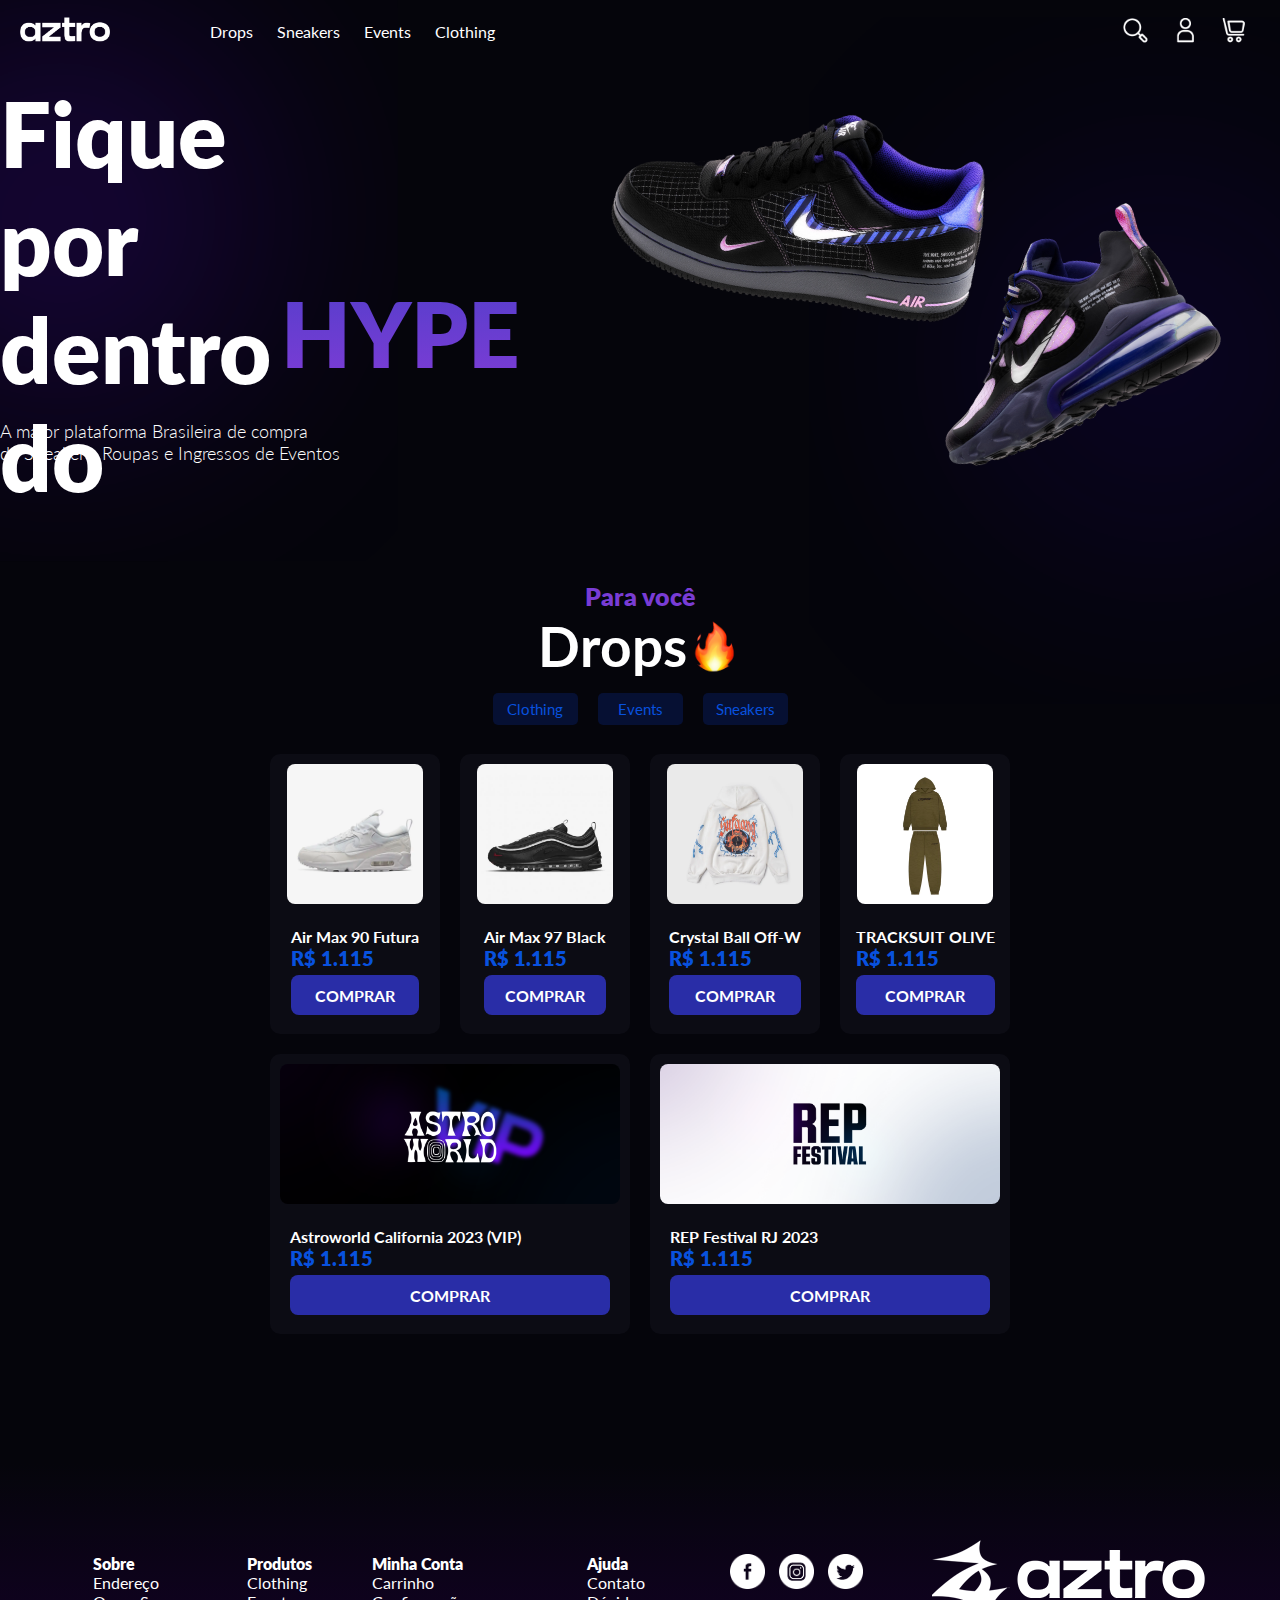
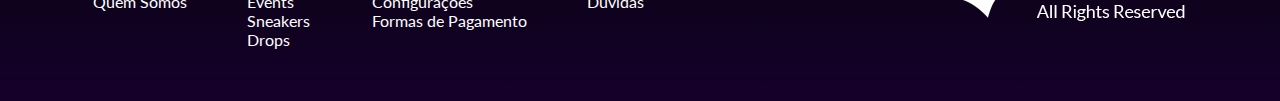
<file: aztro/index.html>
<!DOCTYPE html>
<html>

<head>
    <meta charset='utf-8'>
    <meta http-equiv='X-UA-Compatible' content='IE=edge'>
    <title>aztro | Home </title>
    <link rel="icon" type="image/x-icon" href="assets/Brand/logo.ico">
    <meta name='viewport' content='width=device-width, initial-scale=1'>
    <link rel='stylesheet' type='text/css' media='screen' href='style.css'>
    <link rel="preconnect" href="https://fonts.googleapis.com">
    <link rel="preconnect" href="https://fonts.gstatic.com" crossorigin>
    <link href="https://fonts.googleapis.com/css2?family=Lato:wght@100;300;400;700;900&display=swap" rel="stylesheet">
</head>

<body>
    <nav>
        <div>
            <a href="index.html"> <img src="assets/Brand/logo.white.png" class="logo" width="90px"> </a>
            <div class="categories">
                <ul>
                    <li> <a href="index.html" class="textwhite navBtn">Drops </a> </li>
                    <li> <a href="Sneakers.html" class="textwhite navBtn">Sneakers </a> </li>
                    <li> <a href="Events.html" class="textwhite navBtn">Events </a> </li>
                    <li> <a href="Clothing.html" class="textwhite navBtn">Clothing </a> </li>
                </ul>
            </div>
        </div>
        <div class="icons">
            <div class="searchbox"> <input class="searchtxt" type="text" name="" placeholder="Digite Aqui"> <a
                    class="searchbtn" href="Erro404.html"><img src="assets/icons/Search.png" class="nav_icon"> </a>
            </div>
            <a href="Erro404.html"><img src="assets/icons/Account.png" class="nav_icon"> </a>
            <a href="Erro404.html"><img src="assets/icons/cart.png" class="nav_icon"> </a>
        </div>
        </div>
    </nav>
    <header>
        <div class="slogan">
            <h1 class="textwhite">Fique por <br> dentro do</h1>
            <h2 class="textwhite">A maior plataforma Brasileira de compra <br> de Sneakers, Roupas e Ingressos de
                Eventos</h2>
            <h3> HYPE </h3>
        </div>
        <img src="assets/other-imgs/shoes2.png" width="700px">
    </header>
    <div class="products">
        <div class="title" id="DropsHref">
            <h1> Para você</h1>
            <h2> Drops</h2> <img src="assets/icons/fire.png" width="55px">
        </div>
        <div class="catbuttons"> <a href="Clothing.html"> Clothing </a>
            <a href="Events.html"> Events </a>
            <a href="Sneakers.html"> Sneakers </a>
        </div>
        <div class="cards">
            <!-- PRODUTOS GRID PARTE CIMA  -->
            <div class="productsgrid">
                <div class="card01 card_1">
                    <div class="imgcard01 card_i001"></div>
                    <div class="textcard">
                        <h1> Air Max 90 Futura</h1>
                        <h2>R$ 1.115</h2>
                        <a href="Product.html"> COMPRAR </a>
                    </div>
                </div>
                <div class="card01">
                    <div class="imgcard01 card_i002"></div>
                    <div class="textcard">
                        <h1> Air Max 97 Black</h1>
                        <h2>R$ 1.115</h2>
                        <a href="Product.html"> COMPRAR </a>
                    </div>
                </div>
                <div class="card01">
                    <div class="imgcard01 card_i003"></div>
                    <div class="textcard">
                        <h1> Crystal Ball Off-W</h1>
                        <h2>R$ 1.115</h2>
                        <a href="Product.html"> COMPRAR </a>
                    </div>
                </div>
                <div class="card01">
                    <div class="imgcard01 card_i004"></div>
                    <div class="textcard">
                        <h1>TRACKSUIT OLIVE</h1>
                        <h2>R$ 1.115</h2>
                        <a href="Product.html"> COMPRAR </a>
                    </div>
                </div>
                <!-- PRODUTOS GRID PARTE BAIXO  -->
                <div class="card01 testedown">
                    <div class="imgcard01 card_i005 transition08sec"></div>
                    <div class="textcard downcard">
                        <h1> Astroworld California 2023 (VIP) </h1>
                        <h2>R$ 1.115</h2>
                        <a href="Product.html"> COMPRAR </a>
                    </div>
                </div>
                <div class="card01 testedown2">
                    <div class="imgcard01 card_i006 transition08sec"></div>
                    <div class="textcard downcard">
                        <h1> REP Festival RJ 2023 </h1>
                        <h2>R$ 1.115</h2>
                        <a href="Product.html"> COMPRAR </a>
                    </div>
                </div>
            </div>
        </div>
    </div>
    <footer>
        <div class="categoriesbtn">
            <ul>
                <li class="li_title"> Sobre </li>
                <li> <a href="Sobre.html #endereco">Endereço </a> </li>
                <li> <a href="Sobre.html">Quem Somos </a> </li>
            </ul>
            <ul>
                <li class="li_title"> Produtos</li>
                <li> <a href="Clothing.html">Clothing</a> </li>
                <li> <a href="Events.html">Events</a> </li>
                <li> <a href="Sneakers.html">Sneakers</a> </li>
                <li> <a href="index.html #DropsHref">Drops</a> </li>
            </ul>
            <ul>
                <li class="li_title"> Minha Conta</li>
                <li> <a href="Erro404.html">Carrinho</a> </li>
                <li> <a href="Erro404.html">Configurações</a> </li>
                <li> <a href="Erro404.html">Formas de Pagamento</a> </li>
            </ul>
            <ul>
                <li class="li_title">Ajuda</li>
                <li> <a href="Help.html">Contato</a> </li>
                <li> <a href="Help.html">Dúvidas</a> </li>
            </ul>
        </div>
        <div class="socials"><a href="Erro404.html"><img src="assets\icons\socials\facebook.png" width="35px"> </a>
            <a href="Erro404.html"><img src="assets\icons\socials\insta.png" width="35px"> </a>
            <a href="Erro404.html"><img src="assets\icons\socials\twitter.png" width="35px"> </a>
        </div>
        <div class="footerbrand">
            <a href="index.html"> <img src="assets/Brand/footerRights.png"> </a>
        </div>
    </footer>
</body>

</html>
</file>
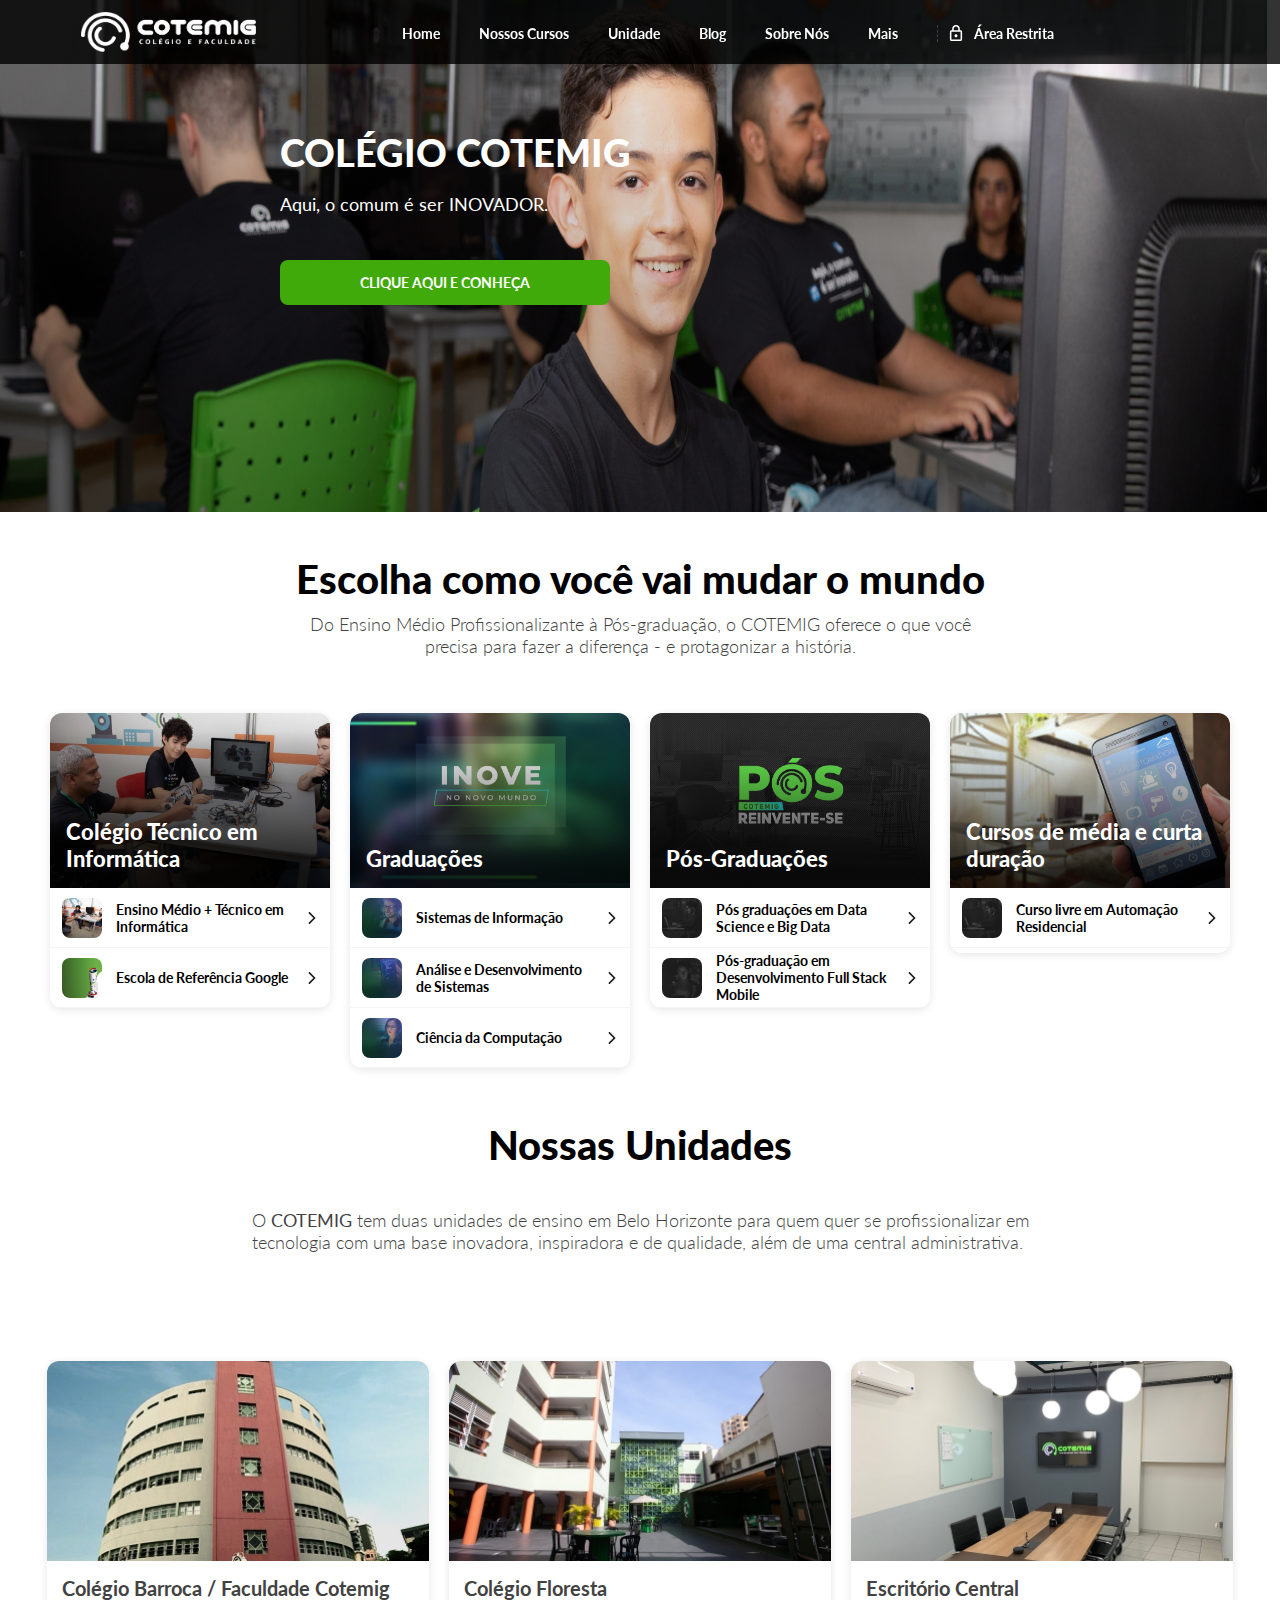
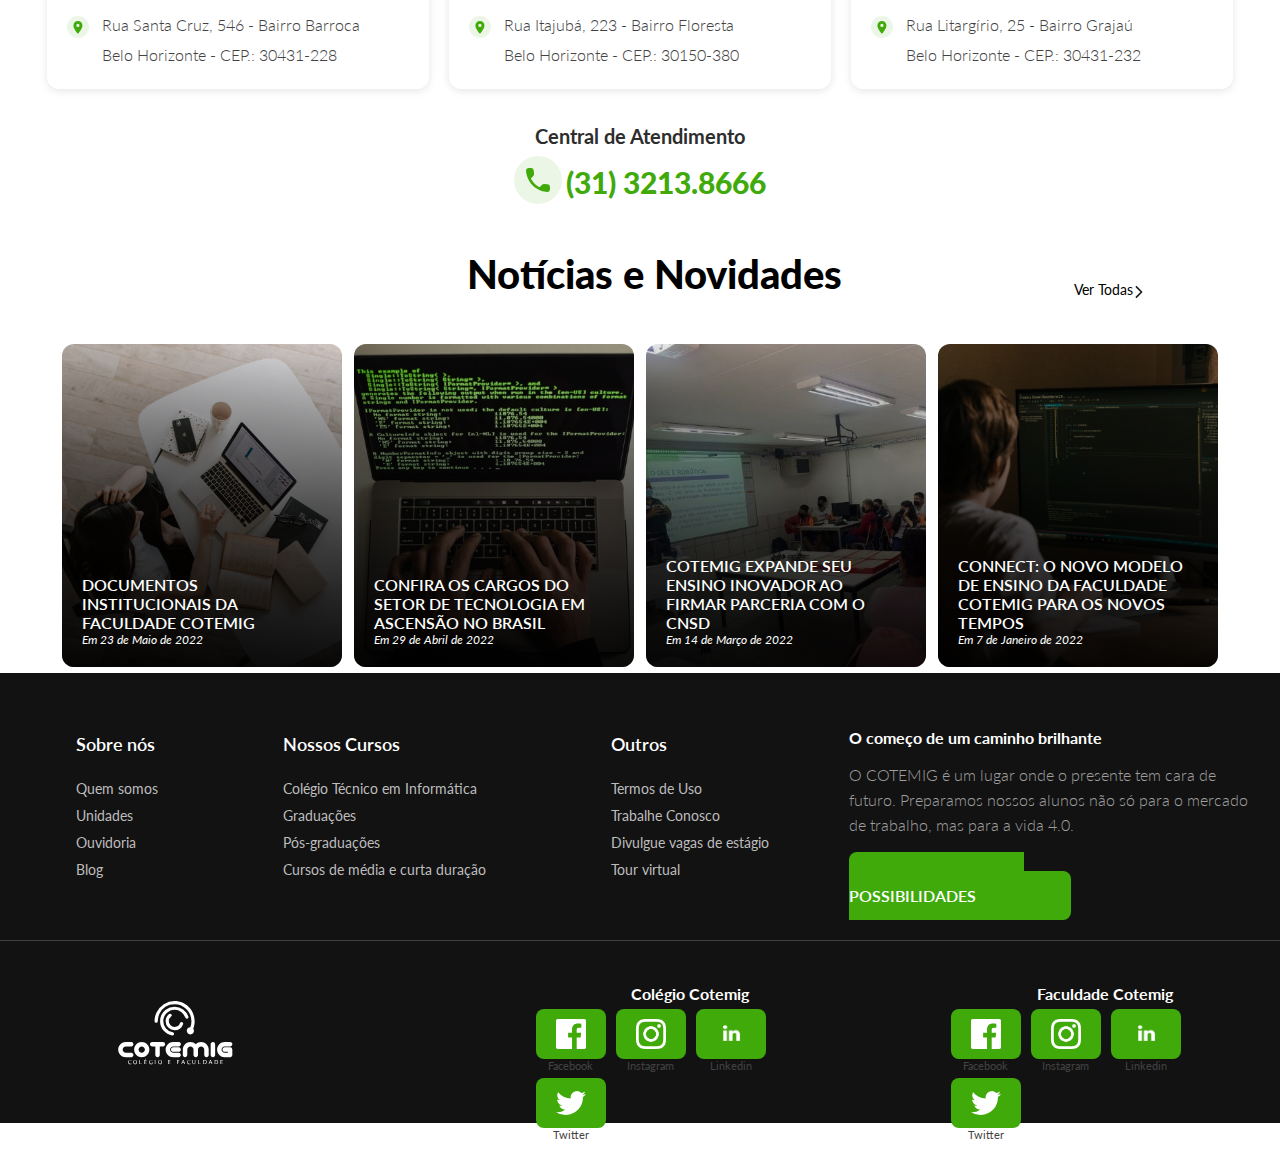
<file: cotemig/index.html>
<!DOCTYPE html>
<html>

<head>
    <meta charset='utf-8'>
    <meta http-equiv='X-UA-Compatible' content='IE=edge'>
    <title>cotemig</title>
    <meta name='viewport' content='width=device-width, initial-scale=1'>
    <link rel='stylesheet' type='text/css' media='screen' href='style.css'>
</head>

<body>
    <header class="header_nav">
        <img src="imgs\logo-white-x.png" class="logo_nav">
        <nav>
            <ul class="btns_nav">
                <li> <a href="#">Home</a></li>
                <li class="sassmenu"> <a href="#">Nossos Cursos</a></li>
                <li> <a href="#">Unidade</a></li>
                <li> <a href="#">Blog</a></li>
                <li> <a href="#">Sobre Nós</a></li>
                <li> <a href="#">Mais</a></li>
                <li id="restric_area"> <a href="#"> <img src="imgs/items/assets/signin.svg" width="16px">Área Restrita</a></li>
            </ul>
        </nav>
    </header>
    <div class="container_ad1">
        <div class="text_cotemig">
            <h1> COLÉGIO COTEMIG</h1>
            <p> Aqui, o comum é ser INOVADOR.</p>
            <a href="#"> CLIQUE AQUI E CONHEÇA</a>
        </div>
        <img src="imgs/ad_01.png">
    </div>
    <div class="choose">
        <div>
            <h1 class="title_black"> Escolha como você vai mudar o mundo </h1>
            <h2 class="subtitle_black"> Do Ensino Médio Profissionalizante à Pós-graduação, o COTEMIG oferece o que você
                <br> precisa para fazer a diferença - e protagonizar a história.
            </h2>
            <div class="allitems0">
                <span height="1px">
                    <div class="items">
                        <div class="ad_items">
                            <h1> Colégio Técnico em <br> Informática</h1>
                            <div class="overlay"></div>
                        </div>
                        <ul>
                            <li>
                                <figure> <img src="imgs/items/1_1.jpg"> </figure>
                                <h5>Ensino Médio + Técnico em Informática </h5>
                                <b class="arrow_001"> </b>
                            </li>
                            <li>
                                <figure> <img src="imgs/items/1_2.jpg"> </figure>
                                <h5> Escola de Referência Google </h5>
                                <b class="arrow_001"> </b>
                            </li>
                        </ul>
                    </div>
                </span>
                <span height="1px">
                    <div class="items">
                        <div class="ad_items2">
                            <h1> Graduações</h1>
                            <div class="overlay"></div>
                        </div>
                        <ul>
                            <li>
                                <figure> <img src="imgs/items/2_1.jpg"> </figure>
                                <h5>Sistemas de Informação </h5>
                                <b class="arrow_001"> </b>
                            </li>
                            <li>
                                <figure> <img src="imgs/items/2_2.jpg"> </figure>
                                <h5> Análise e Desenvolvimento de Sistemas </h5>
                                <b class="arrow_001"> </b>
                            </li>
                            <li>
                                <figure> <img src="imgs/items/2_3.jpg"> </figure>
                                <h5> Ciência da Computação </h5>
                                <b class="arrow_001"> </b>
                            </li>
                        </ul>
                    </div>
                </span>
                <span height="1px">
                    <div class="items">
                        <div class="ad_items3">
                            <h1> Pós-Graduações</h1>
                            <div class="overlay"></div>
                        </div>
                        <ul>
                            <li>
                                <figure> <img src="imgs/items/3_1.jpg"> </figure>
                                <h5>Pós graduações em Data Science e Big Data </h5>
                                <b class="arrow_001"> </b>
                            </li>
                            <li>
                                <figure> <img src="imgs/items/3_2.jpg"> </figure>
                                <h5> Pós-graduação em Desenvolvimento Full Stack Mobile </h5>
                                <b class="arrow_001"> </b>
                            </li>
                        </ul>
                    </div>
                </span>
                <span height="1px">
                    <div class="items">
                        <div class="ad_items4">
                            <h1> Cursos de média e curta <br> duração</h1>
                            <div class="overlay"></div>
                        </div>
                        <ul>
                            <li>
                                <figure> <img src="imgs/items/3_1.jpg"> </figure>
                                <h5>Curso livre em Automação Residencial</h5>
                                <b class="arrow_001"> </b>
                            </li>
                        </ul>
                    </div>
                </span>
            </div>
        </div>

    </div>

    <div class="unity">
        <h1 class="title_black"> Nossas Unidades </h1>
        <h2 class="subtitle_black"> O <b> COTEMIG </b> tem duas unidades de ensino em Belo Horizonte para quem quer se
            profissionalizar em <br> tecnologia com uma base inovadora, inspiradora e de qualidade, além de uma central
            administrativa.
        </h2>
    </div>
    <div class="allunitys2">
        <div class="itemsv2">
            <div class="bg002"></div>
            <ul class="ulpadding">
                <h1 class="unityh1">Colégio Barroca / Faculdade Cotemig</h1>
                <div class="downxDD">
                    <figure><img src="imgs/items/assets/location.svg" class="locationicon"></figure>
                    <h2 class="unityh2"> Rua Santa Cruz, 546 - Bairro Barroca <br> Belo Horizonte - CEP.: 30431-228</h2>
                </div>
            </ul>
        </div>
        <div class="itemsv2">
            <div class="bg003"></div>
            <ul class="ulpadding">
                <h1 class="unityh1">Colégio Floresta</h1>
                <div class="downxDD">
                    <figure><img src="imgs/items/assets/location.svg" class="locationicon"></figure>
                    <h2 class="unityh2"> Rua Itajubá, 223 - Bairro Floresta <br> Belo Horizonte - CEP.: 30150-380</h2>
                </div>
            </ul>
        </div>
        <div class="itemsv2">
            <div class="bg004"></div>
            <ul class="ulpadding">
                <h1 class="unityh1">Escritório Central</h1>
                <div class="downxDD">
                    <figure><img src="imgs/items/assets/location.svg" class="locationicon"></figure>
                    <h2 class="unityh2"> Rua Litargírio, 25 - Bairro Grajaú <br> Belo Horizonte - CEP.: 30431-232</h2>
                </div>
            </ul>
        </div>
    </div>
    <div class="phoneNumber">
        <h1>Central de Atendimento</h1>
        <div class="downPhone">
            <img src="imgs/items/assets/c-all.svg">
            <b>(31) 3213.8666</b>
        </div>
    </div>
    <div class="new_news">
        <div>
            <h1 class="title_black">Notícias e Novidades</h1>
            <a href="#">Ver Todas <b class="arrow2x"> </b> </a>
        </div>
    </div>
    <div class="container">
        <div id="announcesdown">
            <div class="newsbox">
                <div class="content">
                    <h3> DOCUMENTOS INSTITUCIONAIS DA FACULDADE COTEMIG</h3>
                    <em> Em 23 de Maio de 2022</em>
                </div>
                <div class="overlay2"></div>
            </div>
            <div class="newsbox2">
                <div class="content">
                    <h3> CONFIRA OS CARGOS DO SETOR DE TECNOLOGIA EM ASCENSÃO NO BRASIL</h3>
                    <em> Em 29 de Abril de 2022</em>
                </div>
                <div class="overlay2"></div>
            </div>
            <div class="newsbox3">
                <div class="content">
                    <h3> COTEMIG EXPANDE SEU ENSINO INOVADOR AO FIRMAR PARCERIA COM O CNSD</h3>
                    <em> Em 14 de Março de 2022</em>
                </div>
                <div class="overlay2"></div>
            </div>
            <div class="newsbox4">
                <div class="content">
                    <h3> CONNECT: O NOVO MODELO DE ENSINO DA FACULDADE COTEMIG PARA OS NOVOS TEMPOS</h3>
                    <em> Em 7 de Janeiro de 2022</em>
                </div>
                <div class="overlay2"></div>
            </div>
        </div>
    </div>
    <div class="belowSurge">
        <div class="up">
            <div class="items99">
                <ul>
                    <li class="titleul">Sobre nós</li>
                    <li class="itemsLI7"> Quem somos</li>
                    <li class="itemsLI7"> Unidades</li>
                    <li class="itemsLI7"> Ouvidoria</li>
                    <li class="itemsLI7"> Blog</li>
                </ul>
                <ul>
                    <li class="titleul">Nossos Cursos</li>
                    <li class="itemsLI7"> Colégio Técnico em Informática</li>
                    <li class="itemsLI7"> Graduações</li>
                    <li class="itemsLI7"> Pós-graduações</li>
                    <li class="itemsLI7"> Cursos de média e curta duração</li>
                </ul>
                <ul>
                    <li class="titleul">Outros</li>
                    <li class="itemsLI7"> Termos de Uso</li>
                    <li class="itemsLI7"> Trabalhe Conosco</li>
                    <li class="itemsLI7"> Divulgue vagas de estágio</li>
                    <li class="itemsLI7"> Tour virtual</li>
                </ul>
                <div class="possibility">
                    <strong class="Start">O começo de um caminho brilhante </strong>
                    <h2>O COTEMIG é um lugar onde o presente tem cara de futuro. Preparamos nossos alunos não só para o
                        mercado de trabalho, mas para a vida 4.0.
                    </h2>
                    <a> CRIE SUAS POSSIBILIDADES </a>
                </div>
            </div>
        </div>
        <div class="downakla">
            <div class="fuzetin">
                <img src="imgs\items\assets\logo-white.svg" width="115px" class="guatemig">
            </div>
            <div class="fuzetin">
                <ul>
                    <li class="title777"> <strong>Colégio Cotemig </strong> </li>
                    <li>
                        <div> <img src="imgs/items/assets/socials/facebook.svg" width="30px"></div> Facebook
                    </li>
                    <li>
                        <div> <img src="imgs/items/assets/socials/insta.png" width="30px" height="30px" class="pnglixo">
                        </div> Instagram
                    </li>
                    <li>
                        <div> <img src="imgs/items/assets/socials/linkedin.png" width="30px" height="30px"
                                class="pnglixo"></div>Linkedin
                    </li>
                    <li>
                        <div> <img src="imgs/items/assets/socials/twitter.svg" width="30px"></div> Twitter
                    </li>
                </ul>
            </div>
            <div class="fuzetin">
                <ul>
                    <li class="title777"> <strong> Faculdade Cotemig </strong> </li>
                    <li>
                        <div> <img src="imgs/items/assets/socials/facebook.svg" width="30px"></div> Facebook
                    </li>
                    <li>
                        <div> <img src="imgs/items/assets/socials/insta.png" width="30px" height="30px" class="pnglixo">
                        </div> Instagram
                    </li>
                    <li>
                        <div> <img src="imgs/items/assets/socials/linkedin.png" width="30px" height="30px"
                                class="pnglixo"></div>Linkedin
                    </li>
                    <li>
                        <div> <img src="imgs/items/assets/socials/twitter.svg" width="30px"></div> Twitter
                    </li>
                </ul>
            </div>
        </div>
</body>

</html>
</file>
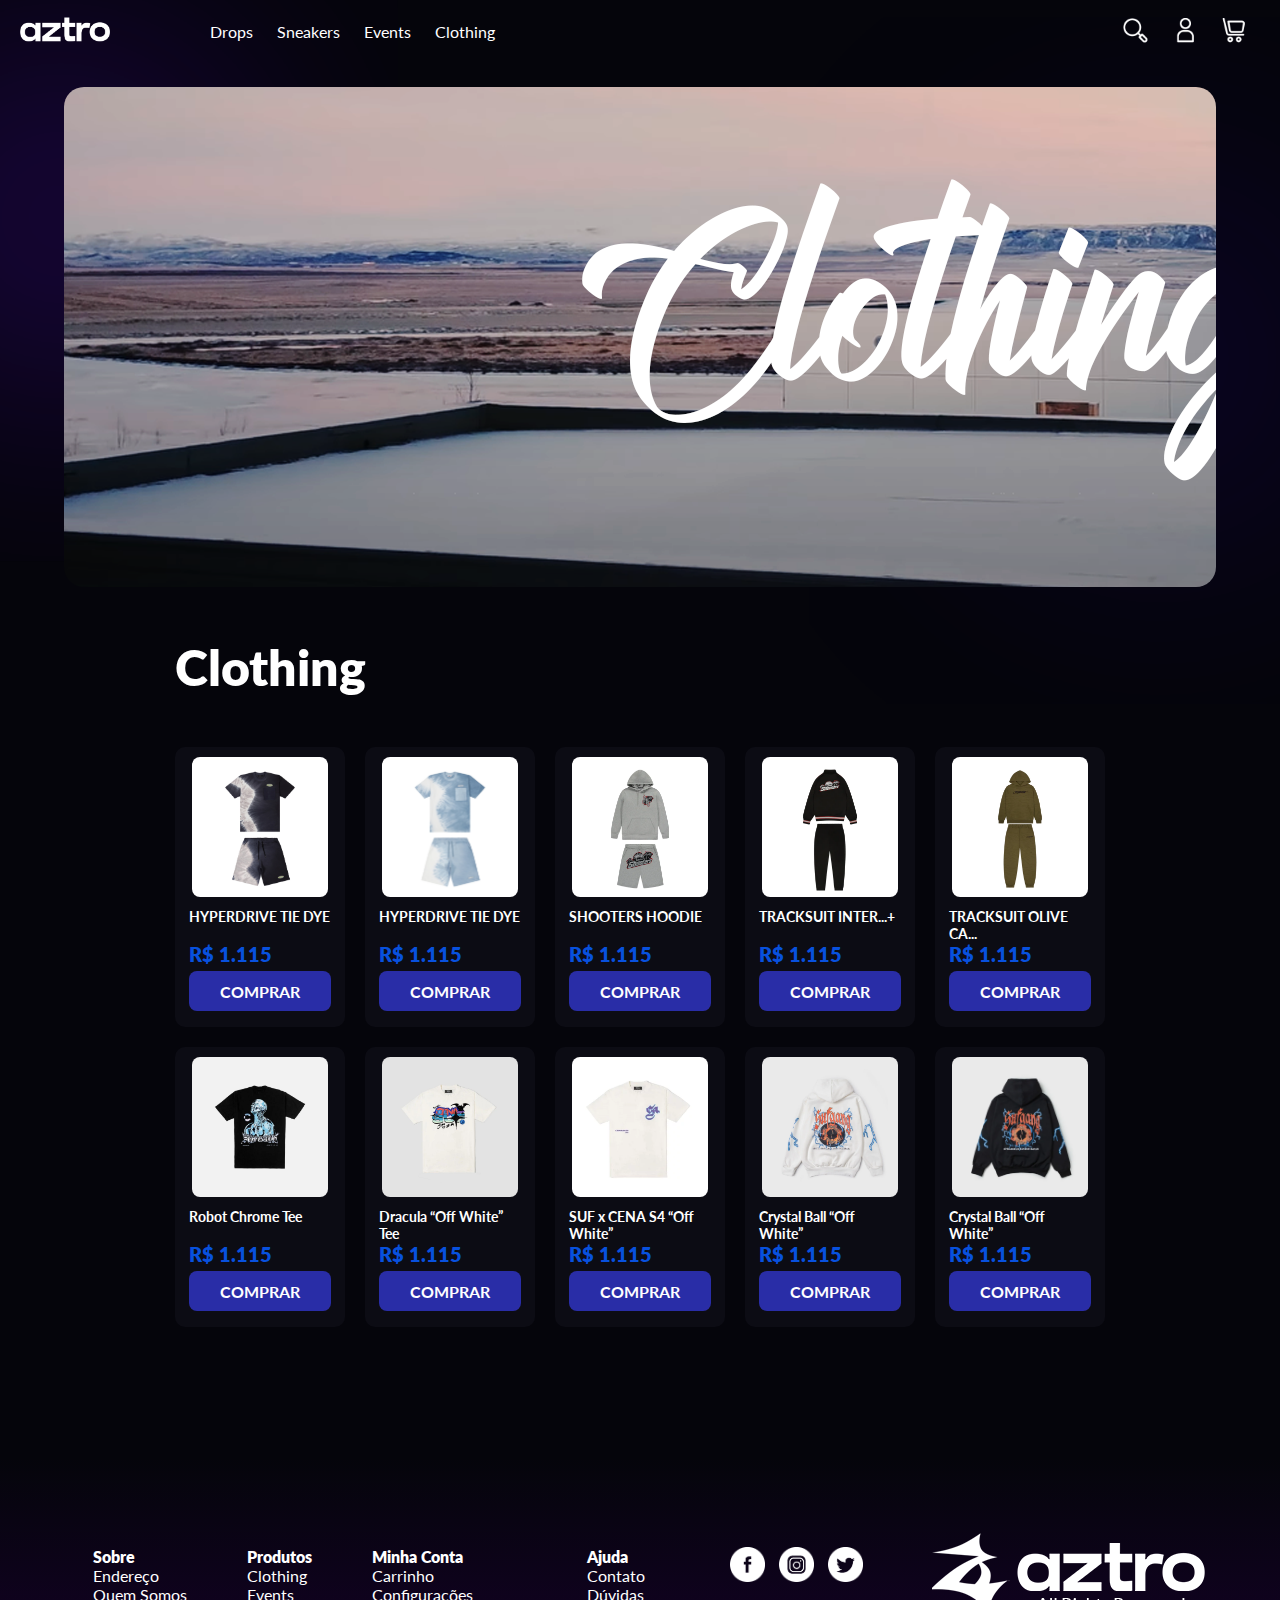
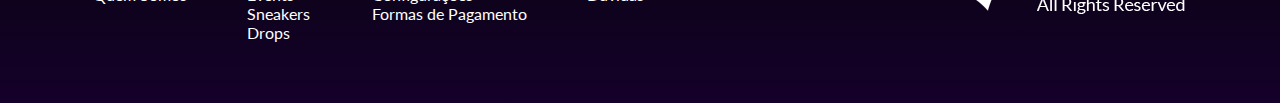
<file: aztro/Clothing.html>
<!DOCTYPE html>
<html>

<head>
    <meta charset='utf-8'>
    <meta http-equiv='X-UA-Compatible' content='IE=edge'>
    <title>aztro | Clothing </title>
    <link rel="icon" type="image/x-icon" href="assets/Brand/logo.ico">
    <meta name='viewport' content='width=device-width, initial-scale=1'>
    <link rel='stylesheet' type='text/css' media='screen' href='Clothing.css'>
    <link rel="preconnect" href="https://fonts.googleapis.com">
    <link rel="preconnect" href="https://fonts.gstatic.com" crossorigin>
    <link href="https://fonts.googleapis.com/css2?family=Lato:wght@100;300;400;700;900&display=swap" rel="stylesheet">
</head>

<body>
    <div class="grid404">
        <nav>
            <div>
                <a href="index.html"> <img src="assets/Brand/logo.white.png" class="logo" width="90px"> </a>
                <div class="categories">
                    <ul>
                        <li> <a href="index.html" class="textwhite navBtn">Drops </a> </li>
                        <li> <a href="Sneakers.html" class="textwhite navBtn">Sneakers </a> </li>
                        <li> <a href="Events.html" class="textwhite navBtn">Events </a> </li>
                        <li> <a href="Clothing.html" class="textwhite navBtn">Clothing </a> </li>
                    </ul>
                </div>
            </div>
            <div class="icons">
                <div class="searchbox"> <input class="searchtxt" type="text" name="" placeholder="Digite Aqui"> <a
                        class="searchbtn" href="Erro404.html"><img src="assets/icons/Search.png" class="nav_icon"> </a> </div>
                <a href="Erro404.html"><img src="assets/icons/Account.png" class="nav_icon"> </a>
                <a href="Erro404.html"><img src="assets/icons/cart.png" class="nav_icon"> </a>
            </div>
        </nav>
        <section>
            <header></header>
            <div class="prodbody">
                <h1 id="titleprod">Clothing</h1>
                <div class="prodgrid">
                    <div class="card01 card_1">
                        <div class="imgcard01 card_i001"></div>
                        <div class="textcard">
                            <h1> HYPERDRIVE TIE DYE</h1>
                            <h2>R$ 1.115</h2>
                            <a href="Product.html"> COMPRAR </a>
                        </div>
                    </div>
                    <div class="card01 card_1">
                        <div class="imgcard01 card_i002"></div>
                        <div class="textcard">
                            <h1> HYPERDRIVE TIE DYE</h1>
                            <h2>R$ 1.115</h2>
                            <a href="Product.html"> COMPRAR </a>
                        </div>
                    </div>
                    <div class="card01 card_1">
                        <div class="imgcard01 card_i003"></div>
                        <div class="textcard">
                            <h1> SHOOTERS HOODIE</h1>
                            <h2>R$ 1.115</h2>
                            <a href="Product.html"> COMPRAR </a>
                        </div>
                    </div>
                    <div class="card01 card_1">
                        <div class="imgcard01 card_i004"></div>
                        <div class="textcard">
                            <h1> TRACKSUIT INTER...+</h1>
                            <h2>R$ 1.115</h2>
                            <a href="Product.html"> COMPRAR </a>
                        </div>
                    </div>
                    <div class="card01 card_1">
                        <div class="imgcard01 card_i005"></div>
                        <div class="textcard">
                            <h1>TRACKSUIT OLIVE CA...</h1>
                            <h2>R$ 1.115</h2>
                            <a href="Product.html"> COMPRAR </a>
                        </div>
                    </div>
                    <div class="card01 card_1">
                        <div class="imgcard01 card_i006"></div>
                        <div class="textcard">
                            <h1> Robot Chrome Tee</h1>
                            <h2>R$ 1.115</h2>
                            <a href="Product.html"> COMPRAR </a>
                        </div>
                    </div>
                    <div class="card01 card_1">
                        <div class="imgcard01 card_i007"></div>
                        <div class="textcard">
                            <h1> Dracula “Off White” Tee</h1>
                            <h2>R$ 1.115</h2>
                            <a href="Product.html"> COMPRAR </a>
                        </div>
                    </div>
                    <div class="card01 card_1">
                        <div class="imgcard01 card_i008"></div>
                        <div class="textcard">
                            <h1>SUF x CENA S4 “Off White”</h1>
                            <h2>R$ 1.115</h2>
                            <a href="Product.html"> COMPRAR </a>
                        </div>
                    </div>
                    <div class="card01 card_1">
                        <div class="imgcard01 card_i009"></div>
                        <div class="textcard">
                            <h1>Crystal Ball “Off White”</h1>
                            <h2>R$ 1.115</h2>
                            <a href="Product.html"> COMPRAR </a>
                        </div>
                    </div>
                    <div class="card01 card_1">
                        <div class="imgcard01 card_i010"></div>
                        <div class="textcard">
                            <h1>Crystal Ball “Off White”</h1>
                            <h2>R$ 1.115</h2>
                            <a href="Product.html"> COMPRAR </a>
                        </div>
                    </div>

                </div>
            </div>
        </section>
        <footer>
            <div class="categoriesbtn">
                <ul>
                    <li class="li_title"> Sobre </li>
                    <li> <a href="Sobre.html #endereco">Endereço </a> </li>
                    <li> <a href="Sobre.html">Quem Somos </a> </li>
                </ul>
                <ul>
                    <li class="li_title"> Produtos</li>
                    <li> <a href="Clothing.html">Clothing</a> </li>
                    <li> <a href="Events.html">Events</a> </li>
                    <li> <a href="Sneakers.html">Sneakers</a> </li>
                    <li> <a href="index.html #DropsHref">Drops</a> </li>
                </ul>
                <ul>
                    <li class="li_title"> Minha Conta</li>
                    <li> <a href="Erro404.html">Carrinho</a> </li>
                    <li> <a href="Erro404.html">Configurações</a> </li>
                    <li> <a href="Erro404.html">Formas de Pagamento</a> </li>
                </ul>
                <ul>
                    <li class="li_title">Ajuda</li>
                    <li> <a href="Help.html">Contato</a> </li>
                    <li> <a href="Help.html">Dúvidas</a> </li>
                </ul>
            </div>
            <div class="socials"><a href="Erro404.html"><img src="assets\icons\socials\facebook.png" width="35px"> </a>
                <a href="Erro404.html"><img src="assets\icons\socials\insta.png" width="35px"> </a>
                <a href="Erro404.html"><img src="assets\icons\socials\twitter.png" width="35px"> </a>
            </div>
            <div class="footerbrand">
                <a href="index.html"> <img src="assets/Brand/footerRights.png"> </a>
            </div>
        </footer>
    </div>
</body>

</html>
</file>
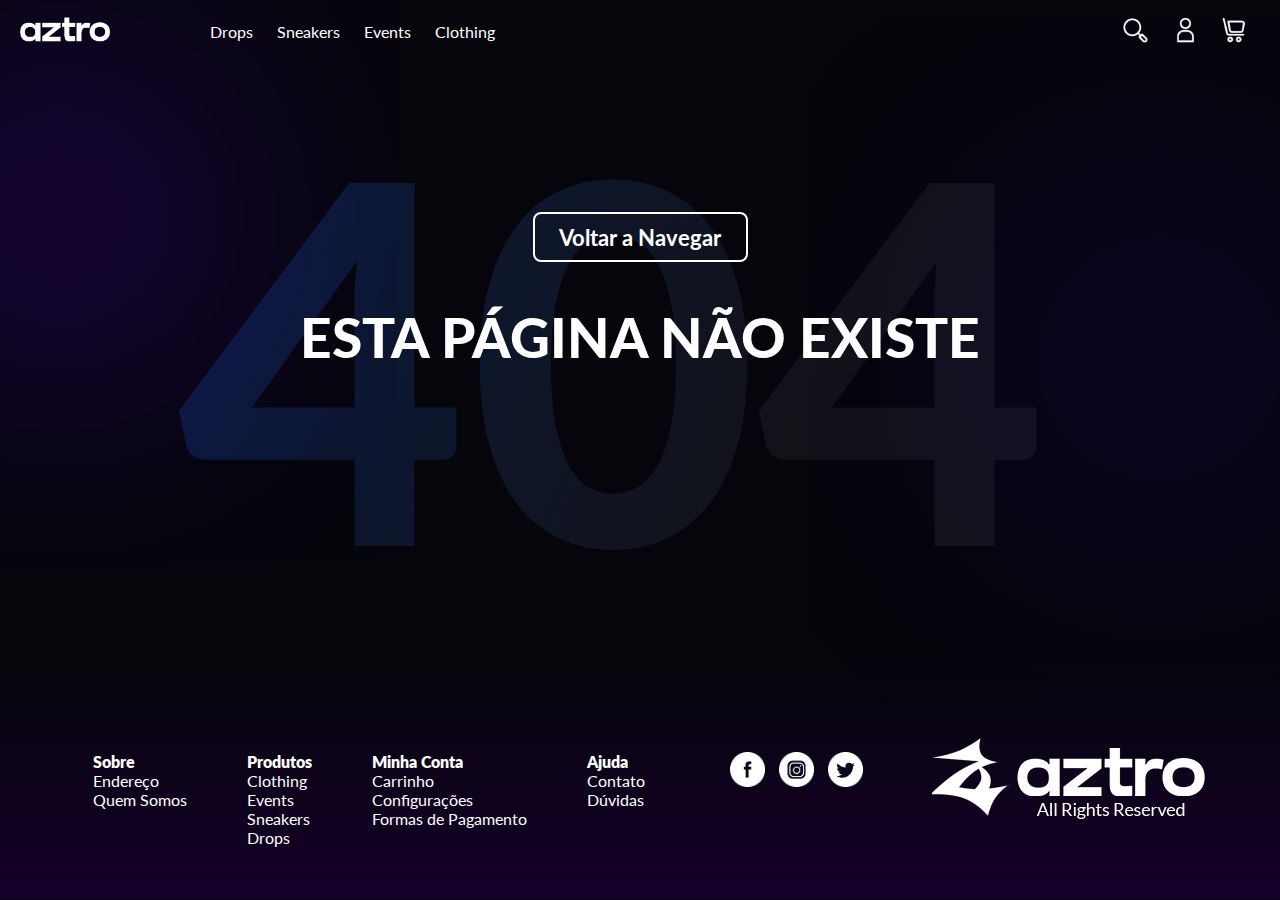
<file: aztro/Erro404.html>
<!DOCTYPE html>
<html>

<head>
    <meta charset='utf-8'>
    <meta http-equiv='X-    -Compatible' content='IE=edge'>
    <title>aztro | Home </title>
    <link rel="icon" type="image/x-icon" href="assets/Brand/logo.ico">
    <meta name='viewport' content='width=device-width, initial-scale=1'>
    <link rel='stylesheet' type='text/css' media='screen' href='Erro404.css'>
    <link rel="preconnect" href="https://fonts.googleapis.com">
    <link rel="preconnect" href="https://fonts.gstatic.com" crossorigin>
    <link href="https://fonts.googleapis.com/css2?family=Lato:wght@100;300;400;700;900&display=swap" rel="stylesheet">
</head>

<body>
    <div class="grid404">
        <nav>
            <div>
                <a href="index.html"> <img src="assets/Brand/logo.white.png" class="logo" width="90px"> </a>
                <div class="categories">
                    <ul>
                        <li> <a href="index.html" class="textwhite navBtn">Drops </a> </li>
                        <li> <a href="Sneakers.html" class="textwhite navBtn">Sneakers </a> </li>
                        <li> <a href="Events.html" class="textwhite navBtn">Events </a> </li>
                        <li> <a href="Clothing.html" class="textwhite navBtn">Clothing </a> </li>
                    </ul>
                </div>
            </div>
            <div class="icons">
                <div class="searchbox"> <input class="searchtxt" type="text" name="" placeholder="Digite Aqui"> <a
                        class="searchbtn" href="#"><img src="assets/icons/Search.png" class="nav_icon"> </a> </div>
                <a href="#"><img src="assets/icons/Account.png" class="nav_icon"> </a>
                <a href="#"><img src="assets/icons/cart.png" class="nav_icon"> </a>
            </div>
        </nav>
        <header>
            <div class="msg404">404</div>
            <a id="btnback" href="index.html"> Voltar a Navegar</a>
            <div class="back404">ESTA PÁGINA NÃO EXISTE</div>
        </header>
        <footer>
            <div class="categoriesbtn">
                <ul>
                    <li class="li_title"> Sobre </li>
                    <li> <a href="Sobre.html #endereco">Endereço </a> </li>
                    <li> <a href="Sobre.html">Quem Somos </a> </li>
                </ul>
                <ul>
                    <li class="li_title"> Produtos</li>
                    <li> <a href="Clothing.html">Clothing</a> </li>
                    <li> <a href="Events.html">Events</a> </li>
                    <li> <a href="Sneakers.html">Sneakers</a> </li>
                    <li> <a href="index.html #DropsHref">Drops</a> </li>
                </ul>
                <ul>
                    <li class="li_title"> Minha Conta</li>
                    <li> <a href="Erro404.html">Carrinho</a> </li>
                    <li> <a href="Erro404.html">Configurações</a> </li>
                    <li> <a href="Erro404.html">Formas de Pagamento</a> </li>
                </ul>
                <ul>
                    <li class="li_title">Ajuda</li>
                    <li> <a href="Help.html">Contato</a> </li>
                    <li> <a href="Help.html">Dúvidas</a> </li>
                </ul>
            </div>
            <div class="socials"><a href="Erro404.html"><img src="assets\icons\socials\facebook.png" width="35px"> </a>
                <a href="Erro404.html"><img src="assets\icons\socials\insta.png" width="35px"> </a>
                <a href="Erro404.html"><img src="assets\icons\socials\twitter.png" width="35px"> </a>
            </div>
            <div class="footerbrand">
                <a href="index.html"> <img src="assets/Brand/footerRights.png"> </a>
            </div>
        </footer>
    </div>
</body>

</html>
</file>
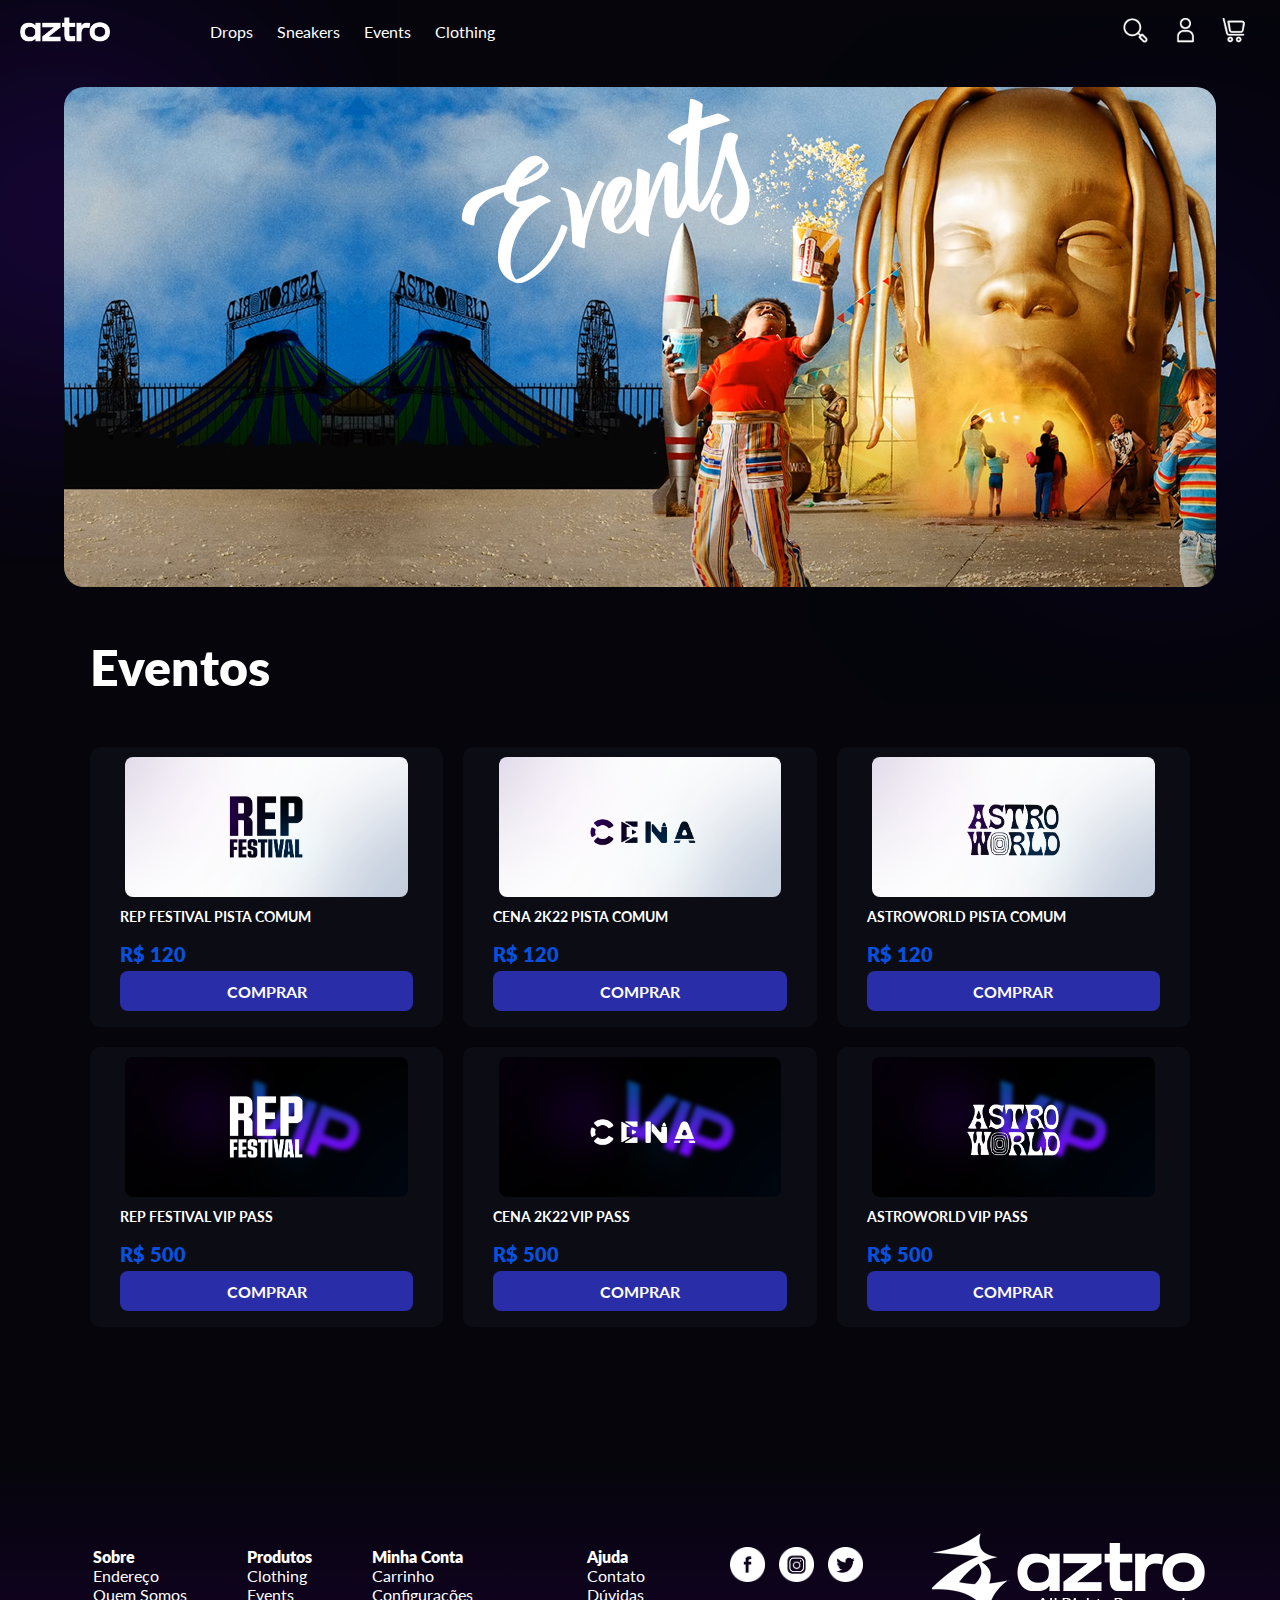
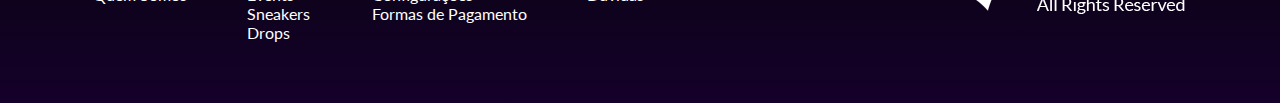
<file: aztro/Events.html>
<!DOCTYPE html>
<html>

<head>
    <meta charset='utf-8'>
    <meta http-equiv='X-UA-Compatible' content='IE=edge'>
    <title>aztro | Events </title>
    <link rel="icon" type="image/x-icon" href="assets/Brand/logo.ico">
    <meta name='viewport' content='width=device-width, initial-scale=1'>
    <link rel='stylesheet' type='text/css' media='screen' href='Events.css'>
    <link rel="preconnect" href="https://fonts.googleapis.com">
    <link rel="preconnect" href="https://fonts.gstatic.com" crossorigin>
    <link href="https://fonts.googleapis.com/css2?family=Lato:wght@100;300;400;700;900&display=swap" rel="stylesheet">
</head>

<body>
    <div class="grid404">
        <nav>
            <div>
                <a href="index.html"> <img src="assets/Brand/logo.white.png" class="logo" width="90px"> </a>
                <div class="categories">
                    <ul>
                        <li> <a href="index.html" class="textwhite navBtn">Drops </a> </li>
                        <li> <a href="Sneakers.html" class="textwhite navBtn">Sneakers </a> </li>
                        <li> <a href="Events.html" class="textwhite navBtn">Events </a> </li>
                        <li> <a href="Clothing.html" class="textwhite navBtn">Clothing </a> </li>
                    </ul>
                </div>
            </div>
            <div class="icons">
                <div class="searchbox"> <input class="searchtxt" type="text" name="" placeholder="Digite Aqui"> <a
                        class="searchbtn" href="Erro404.html"><img src="assets/icons/Search.png" class="nav_icon"> </a>
                </div>
                <a href="Erro404.html"><img src="assets/icons/Account.png" class="nav_icon"> </a>
                <a href="Erro404.html"><img src="assets/icons/cart.png" class="nav_icon"> </a>
            </div>
        </nav>
        <section>
            <header></header>
            <div class="prodbody">
                <h1 id="titleprod">Eventos</h1>
                <div class="prodgrid">
                    <div class="card01 card_1">
                        <div class="imgcard01 card_i001"></div>
                        <div class="textcard">
                            <h1>REP FESTIVAL PISTA COMUM</h1>
                            <h2>R$ 120</h2>
                            <a href="Product.html"> COMPRAR </a>
                        </div>
                    </div>
                    <div class="card01 card_1">
                        <div class="imgcard01 card_i002"></div>
                        <div class="textcard">
                            <h1>CENA 2K22 PISTA COMUM</h1>
                            <h2>R$ 120</h2>
                            <a href="Product.html"> COMPRAR </a>
                        </div>
                    </div>
                    <div class="card01 card_1">
                        <div class="imgcard01 card_i003"></div>
                        <div class="textcard">
                            <h1>ASTROWORLD PISTA COMUM</h1>
                            <h2>R$ 120</h2>
                            <a href="Product.html"> COMPRAR </a>
                        </div>
                    </div>
                    <div class="card01 card_1">
                        <div class="imgcard01 card_i004"></div>
                        <div class="textcard">
                            <h1>REP FESTIVAL VIP PASS</h1>
                            <h2>R$ 500</h2>
                            <a href="Product.html"> COMPRAR </a>
                        </div>
                    </div>
                    <div class="card01 card_1">
                        <div class="imgcard01 card_i005"></div>
                        <div class="textcard">
                            <h1>CENA 2K22 VIP PASS</h1>
                            <h2>R$ 500</h2>
                            <a href="Product.html"> COMPRAR </a>
                        </div>
                    </div>
                    <div class="card01 card_1">
                        <div class="imgcard01 card_i006"></div>
                        <div class="textcard">
                            <h1>ASTROWORLD VIP PASS</h1>
                            <h2>R$ 500</h2>
                            <a href="Product.html"> COMPRAR </a>
                        </div>
                    </div>

                </div>
            </div>
        </section>
        <footer>
            <div class="categoriesbtn">
                <ul>
                    <li class="li_title"> Sobre </li>
                    <li> <a href="Sobre.html #endereco">Endereço </a> </li>
                    <li> <a href="Sobre.html">Quem Somos </a> </li>
                </ul>
                <ul>
                    <li class="li_title"> Produtos</li>
                    <li> <a href="Clothing.html">Clothing</a> </li>
                    <li> <a href="Events.html">Events</a> </li>
                    <li> <a href="Sneakers.html">Sneakers</a> </li>
                    <li> <a href="index.html #DropsHref">Drops</a> </li>
                </ul>
                <ul>
                    <li class="li_title"> Minha Conta</li>
                    <li> <a href="Erro404.html">Carrinho</a> </li>
                    <li> <a href="Erro404.html">Configurações</a> </li>
                    <li> <a href="Erro404.html">Formas de Pagamento</a> </li>
                </ul>
                <ul>
                    <li class="li_title">Ajuda</li>
                    <li> <a href="Help.html">Contato</a> </li>
                    <li> <a href="Help.html">Dúvidas</a> </li>
                </ul>
            </div>
            <div class="socials"><a href="Erro404.html"><img src="assets\icons\socials\facebook.png" width="35px"> </a>
                <a href="Erro404.html"><img src="assets\icons\socials\insta.png" width="35px"> </a>
                <a href="Erro404.html"><img src="assets\icons\socials\twitter.png" width="35px"> </a>
            </div>
            <div class="footerbrand">
                <a href="index.html"> <img src="assets/Brand/footerRights.png"> </a>
            </div>
        </footer>
    </div>
</body>

</html>
</file>
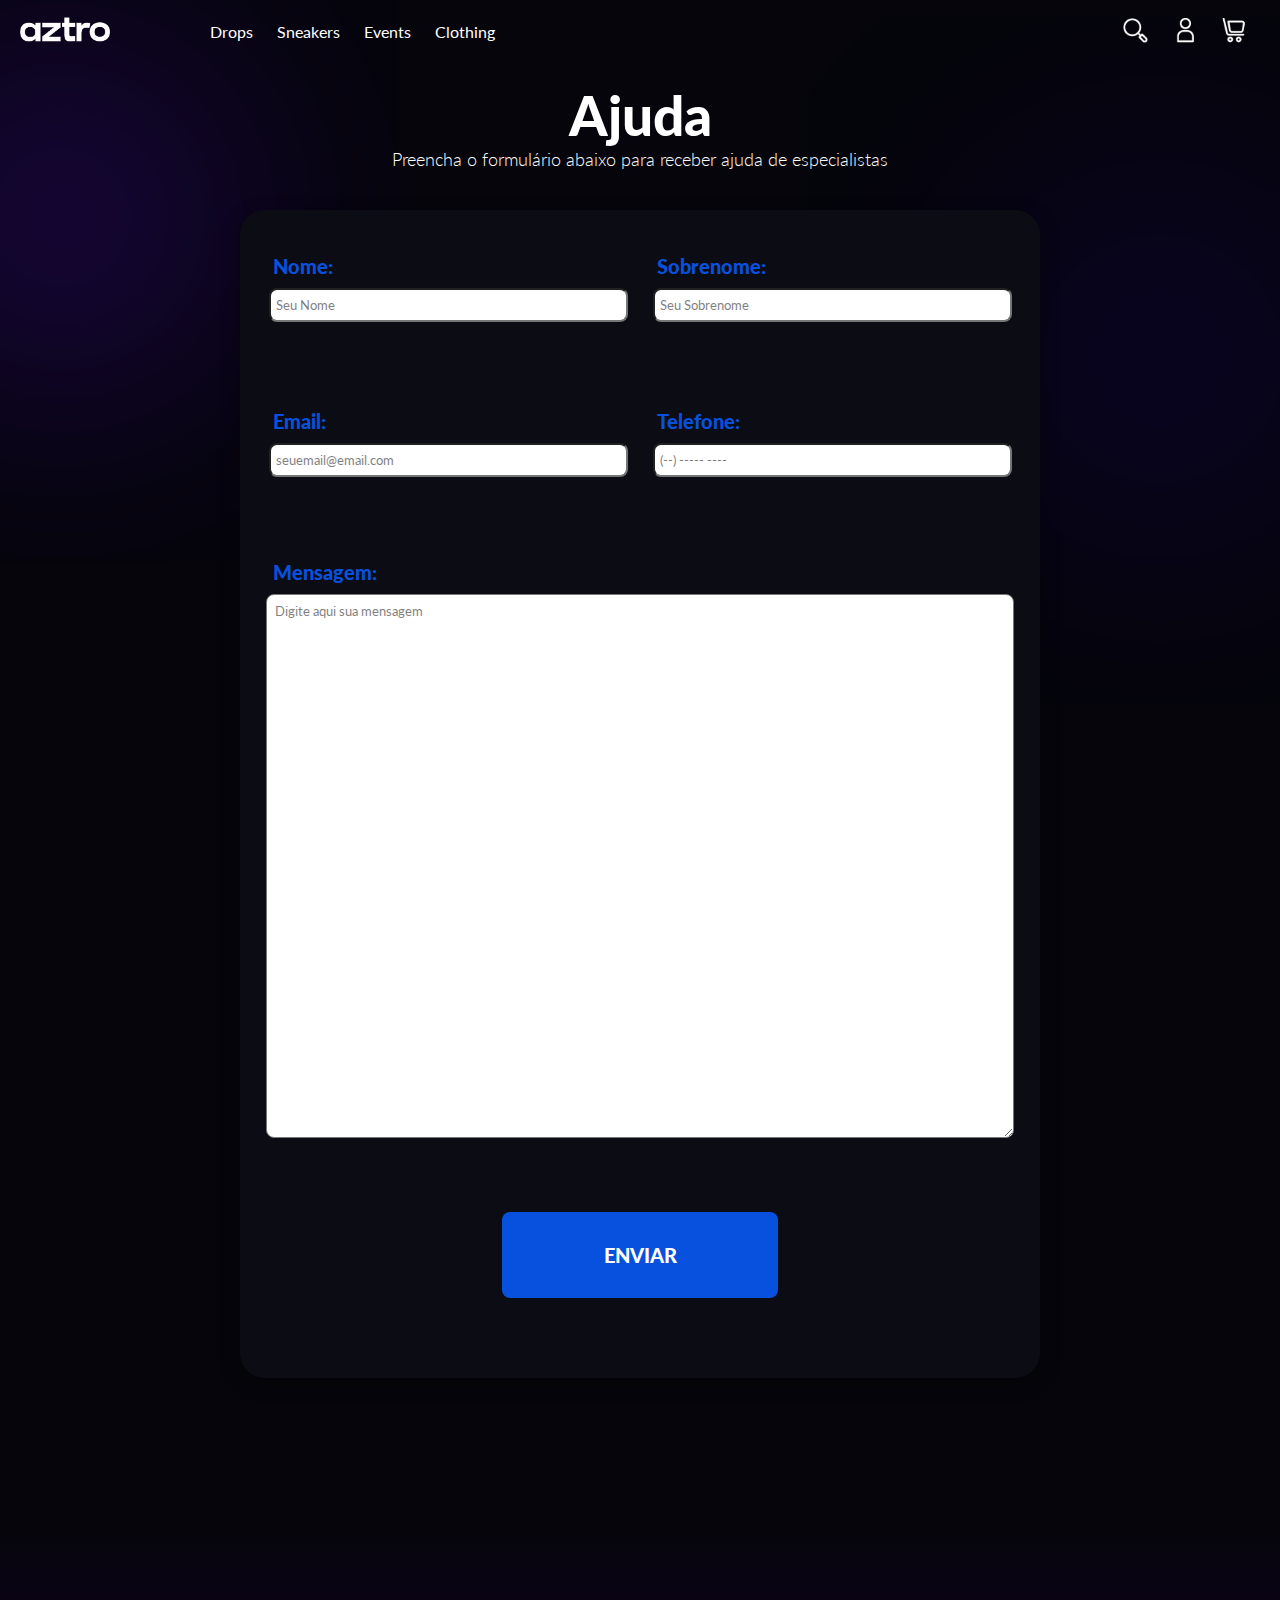
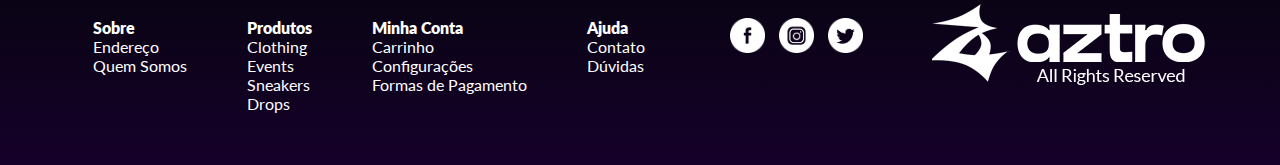
<file: aztro/Help.html>
<!DOCTYPE html>
<html>

<head>
    <meta charset='utf-8'>
    <meta http-equiv='X-UA-Compatible' content='IE=edge'>
    <title>aztro | Ajuda </title>
    <link rel="icon" type="image/x-icon" href="assets/Brand/logo.ico">
    <meta name='viewport' content='width=device-width, initial-scale=1'>
    <link rel='stylesheet' type='text/css' media='screen' href='Help.css'>
    <link rel="preconnect" href="https://fonts.googleapis.com">
    <link rel="preconnect" href="https://fonts.gstatic.com" crossorigin>
    <link href="https://fonts.googleapis.com/css2?family=Lato:wght@100;300;400;700;900&display=swap" rel="stylesheet">
</head>

<body>
    <nav>
        <div>
            <a href="index.html"> <img src="assets/Brand/logo.white.png" class="logo" width="90px"> </a>
            <div class="categories">
                <ul>
                    <li> <a href="index.html" class="textwhite navBtn">Drops </a> </li>
                    <li> <a href="Sneakers.html" class="textwhite navBtn">Sneakers </a> </li>
                    <li> <a href="Events.html" class="textwhite navBtn">Events </a> </li>
                    <li> <a href="Clothing.html" class="textwhite navBtn">Clothing </a> </li>
                </ul>
            </div>
        </div>
        <div class="icons">
            <div class="searchbox"> <input class="searchtxt" type="text" name="" placeholder="Digite Aqui"> <a
                    class="searchbtn" href="Erro404.html"><img src="assets/icons/Search.png" class="nav_icon"> </a>
            </div>
            <a href="Erro404.html"><img src="assets/icons/Account.png" class="nav_icon"> </a>
            <a href="Erro404.html"><img src="assets/icons/cart.png" class="nav_icon"> </a>
        </div>
        </div>
    </nav>
    <div id="firstt">
        <div class="titlecat">
            <h1> Ajuda </h1>
            <h2> Preencha o formulário abaixo para receber ajuda de especialistas</h2>
        </div>
    </div>
    <header>
        <div class="helpform">
            <div class="helpgrid">
                <div id="Nome" class="allcenter paddingleft">
                    <h1 class="nomeclatura">Nome:</h1>
                    <input type="text" class="inputhelp" placeholder="Seu Nome" required="required">
                </div>
                <div id="Sobrenome" class="allcenter paddingright">
                    <h1 class="nomeclatura">Sobrenome:</h1>
                    <input type="text" class="inputhelp" placeholder="Seu Sobrenome" required="required">
                </div>
                <div id="Email" class="allcenter paddingleft">
                    <h1 class="nomeclatura">Email:</h1>
                    <input type="email" class="inputhelp" placeholder="seuemail@email.com" required="required">
                </div>
                <div id="Telefone" class="allcenter paddingright">
                    <h1 class="nomeclatura">Telefone:</h1>
                    <input type="text" class="inputhelp" placeholder="(--) ----- ----" required="required">
                </div>
                <div id="Mensagem" class="allcenter">
                    <h1 id="nomeclaturamsg">Mensagem:</h1>
                    <textarea type="text" id="inputhelpmsg" placeholder="Digite aqui sua mensagem"
                        required="required"></textarea>
                </div>
                <div id="btnsend"> <button> ENVIAR </button></div>
            </div>
        </div>
    </header>
    <!-- ONDE ESTAMOS??-->
    <!-- FOOTER DO SITE-->
    <footer>
        <div class="categoriesbtn">
            <ul>
                <li class="li_title"> Sobre </li>
                <li> <a href="#endereco">Endereço </a> </li>
                <li> <a href="Sobre.html">Quem Somos </a> </li>
            </ul>
            <ul>
                <li class="li_title"> Produtos</li>
                <li> <a href="Clothing.html">Clothing</a> </li>
                <li> <a href="Events.html">Events</a> </li>
                <li> <a href="Sneakers.html">Sneakers</a> </li>
                <li> <a href="index.html #DropsHref">Drops</a> </li>
            </ul>
            <ul>
                <li class="li_title"> Minha Conta</li>
                <li> <a href="Erro404.html">Carrinho</a> </li>
                <li> <a href="Erro404.html">Configurações</a> </li>
                <li> <a href="Erro404.html">Formas de Pagamento</a> </li>
            </ul>
            <ul>
                <li class="li_title">Ajuda</li>
                <li> <a href="Help.html">Contato</a> </li>
                <li> <a href="Help.html">Dúvidas</a> </li>
            </ul>
        </div>
        <div class="socials"><a href="Erro404.html"><img src="assets\icons\socials\facebook.png" width="35px"> </a>
            <a href="Erro404.html"><img src="assets\icons\socials\insta.png" width="35px"> </a>
            <a href="Erro404.html"><img src="assets\icons\socials\twitter.png" width="35px"> </a>
        </div>
        <div class="footerbrand">
            <a href="index.html"> <img src="assets/Brand/footerRights.png"> </a>
        </div>
    </footer>
</body>

</html>
</file>
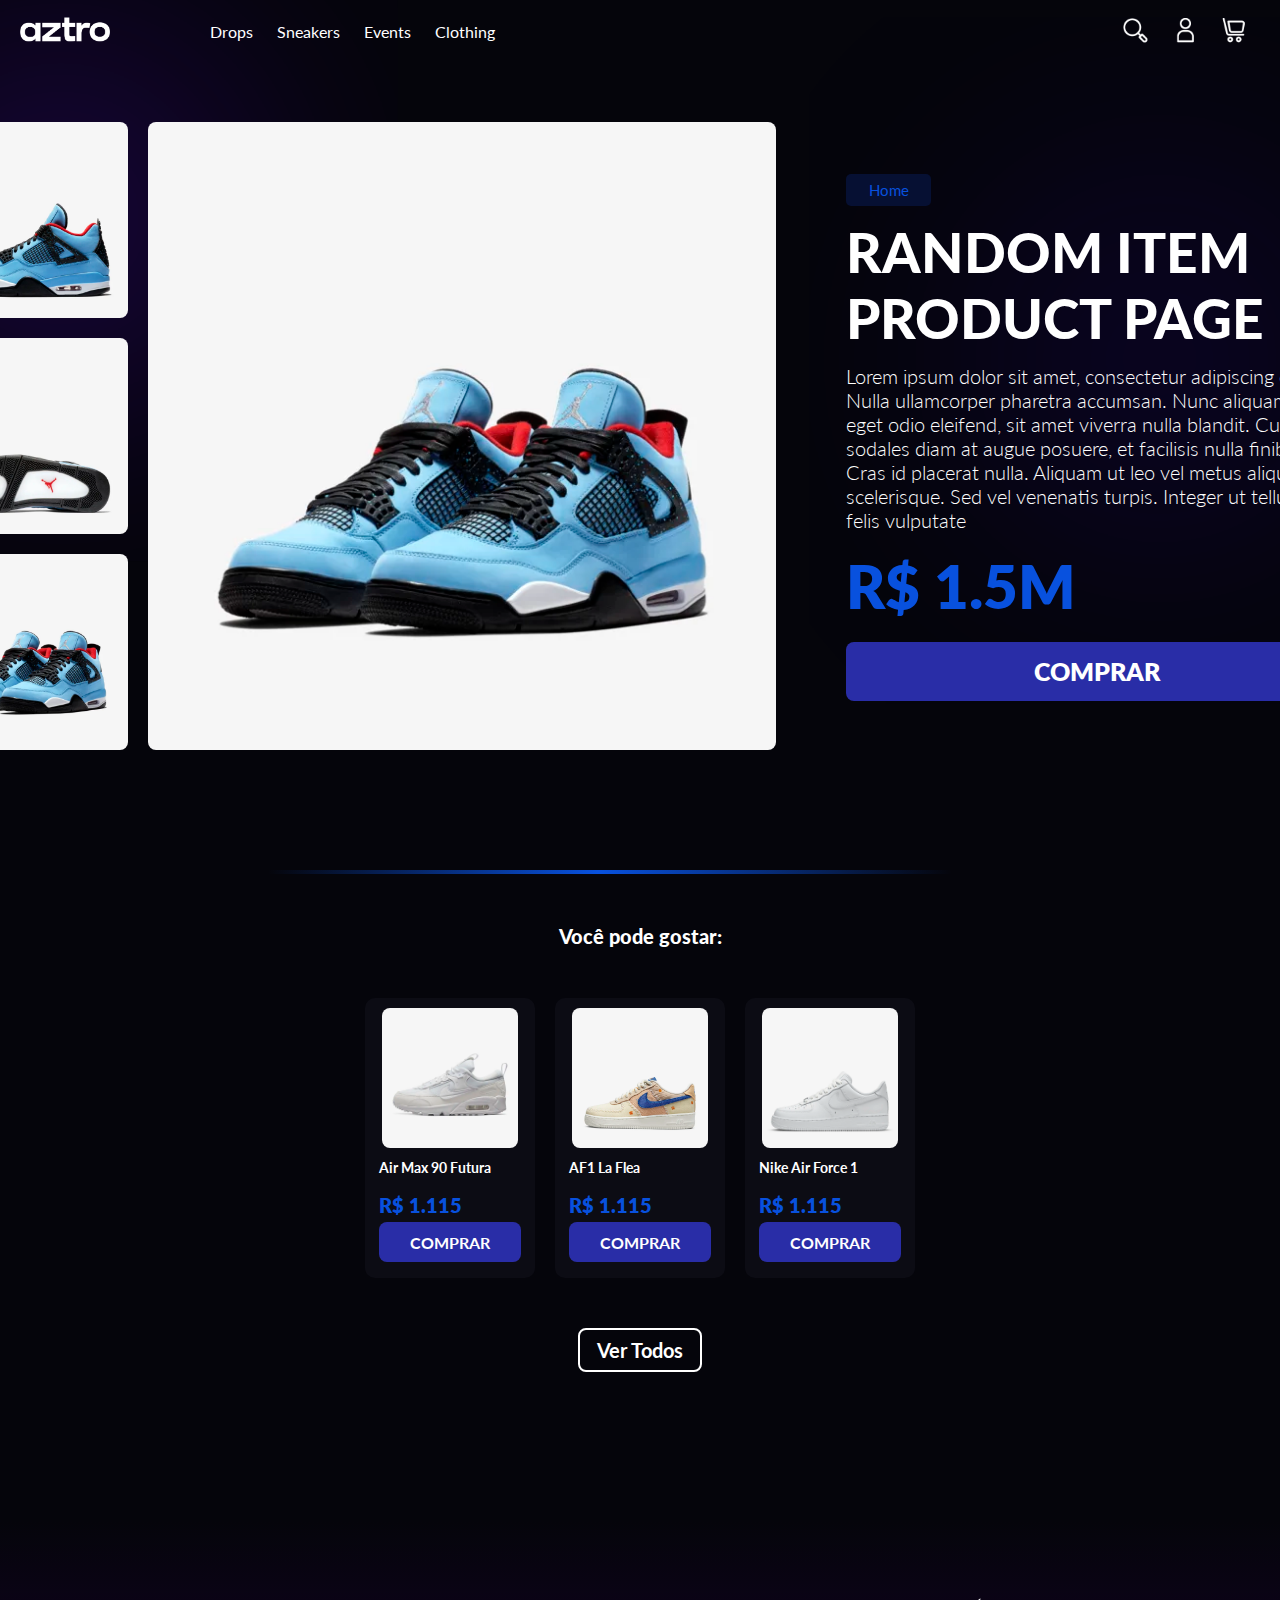
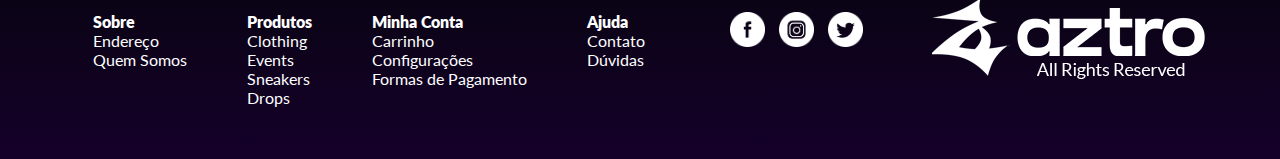
<file: aztro/Product.html>
<!DOCTYPE html>
<html>

<head>
    <meta charset='utf-8'>
    <meta http-equiv='X-UA-Compatible' content='IE=edge'>
    <title>aztro | Product Page </title>
    <link rel="icon" type="image/x-icon" href="assets/Brand/logo.ico">
    <meta name='viewport' content='width=device-width, initial-scale=1'>
    <link rel='stylesheet' type='text/css' media='screen' href='Product.css'>
    <link rel="preconnect" href="https://fonts.googleapis.com">
    <link rel="preconnect" href="https://fonts.gstatic.com" crossorigin>
    <link href="https://fonts.googleapis.com/css2?family=Lato:wght@100;300;400;700;900&display=swap" rel="stylesheet">
</head>

<body>
    <nav>
        <div>
            <a href="index.html"> <img src="assets/Brand/logo.white.png" class="logo" width="90px"> </a>
            <div class="categories">
                <ul>
                    <li> <a href="index.html" class="textwhite navBtn">Drops </a> </li>
                    <li> <a href="Sneakers.html" class="textwhite navBtn">Sneakers </a> </li>
                    <li> <a href="Events.html" class="textwhite navBtn">Events </a> </li>
                    <li> <a href="Clothing.html" class="textwhite navBtn">Clothing </a> </li>
                </ul>
            </div>
        </div>
        <div class="icons">
            <div class="searchbox"> <input class="searchtxt" type="text" name="" placeholder="Digite Aqui"> <a
                    class="searchbtn" href="Erro404.html"><img src="assets/icons/Search.png" class="nav_icon"> </a>
            </div>
            <a href="Erro404.html"><img src="assets/icons/Account.png" class="nav_icon"> </a>
            <a href="Erro404.html"><img src="assets/icons/cart.png" class="nav_icon"> </a>
        </div>
        </div>
    </nav>
    <header>
        <div class="productimgs">
            <div id="picmain" class="marginleft20 marginbottom20 radiusPrd coverbg"></div>
            <div id="pic1" class="marginbottom20 radiusPrd coverbg"></div>
            <div id="pic2" class="marginbottom20 radiusPrd coverbg"></div>
            <div id="pic3" class="marginbottom20 radiusPrd coverbg"></div>
        </div>
        <div class="Pdtails">
            <div class="catbuttons"> <a href="index.html"> Home </a>
            </div>
            <h1>RANDOM ITEM PRODUCT PAGE</h1>
            <h2>Lorem ipsum dolor sit amet, consectetur adipiscing elit. Nulla ullamcorper pharetra accumsan. Nunc
                aliquam elit eget odio eleifend, sit amet viverra nulla blandit. Curabitur sodales diam at augue
                posuere, et facilisis nulla finibus. Cras id placerat nulla. Aliquam ut leo vel metus aliquet
                scelerisque. Sed vel venenatis turpis. Integer ut tellus id felis vulputate</h2>
            <a id="pricing">R$ 1.5M</a>
            <a id="buybtn">COMPRAR</a>
    </header>
    <div class="morepdc">
        <div class="blueline"></div>
        <div class="moreproducts1">
            <h1>Você pode gostar: </h1>
            <div class="prodgrid">
                <!-- TODOS OS ITENS -->
                <div class="card01 card_1">
                    <div class="imgcard01 card_i001"></div>
                    <div class="textcard">
                        <h1> Air Max 90 Futura</h1>
                        <h2>R$ 1.115</h2>
                        <a href="Product.html"> COMPRAR </a>
                    </div>
                </div>
                <div class="card01 card_1">
                    <div class="imgcard01 card_i002"></div>
                    <div class="textcard">
                        <h1> AF1 La Flea</h1>
                        <h2>R$ 1.115</h2>
                        <a href="Product.html"> COMPRAR </a>
                    </div>
                </div>
                <div class="card01 card_1">
                    <div class="imgcard01 card_i003"></div>
                    <div class="textcard">
                        <h1>Nike Air Force 1</h1>
                        <h2>R$ 1.115</h2>
                        <a href="Product.html"> COMPRAR </a>
                    </div>
                </div>
            </div>
            <a href="Sneakers.html" id="btnver"> Ver Todos</a>
        </div>
    </div>
    <footer>
        <div class="categoriesbtn">
            <ul>
                <li class="li_title"> Sobre </li>
                <li> <a href="Sobre.html #endereco">Endereço </a> </li>
                <li> <a href="Sobre.html">Quem Somos </a> </li>
            </ul>
            <ul>
                <li class="li_title"> Produtos</li>
                <li> <a href="Clothing.html">Clothing</a> </li>
                <li> <a href="Events.html">Events</a> </li>
                <li> <a href="Sneakers.html">Sneakers</a> </li>
                <li> <a href="index.html #DropsHref">Drops</a> </li>
            </ul>
            <ul>
                <li class="li_title"> Minha Conta</li>
                <li> <a href="Erro404.html">Carrinho</a> </li>
                <li> <a href="Erro404.html">Configurações</a> </li>
                <li> <a href="Erro404.html">Formas de Pagamento</a> </li>
            </ul>
            <ul>
                <li class="li_title">Ajuda</li>
                <li> <a href="Help.html">Contato</a> </li>
                <li> <a href="Help.html">Dúvidas</a> </li>
            </ul>
        </div>
        <div class="socials"><a href="Erro404.html"><img src="assets\icons\socials\facebook.png" width="35px"> </a>
            <a href="Erro404.html"><img src="assets\icons\socials\insta.png" width="35px"> </a>
            <a href="Erro404.html"><img src="assets\icons\socials\twitter.png" width="35px"> </a>
        </div>
        <div class="footerbrand">
            <a href="index.html"> <img src="assets/Brand/footerRights.png"> </a>
        </div>
    </footer>
</body>

</html>
</file>
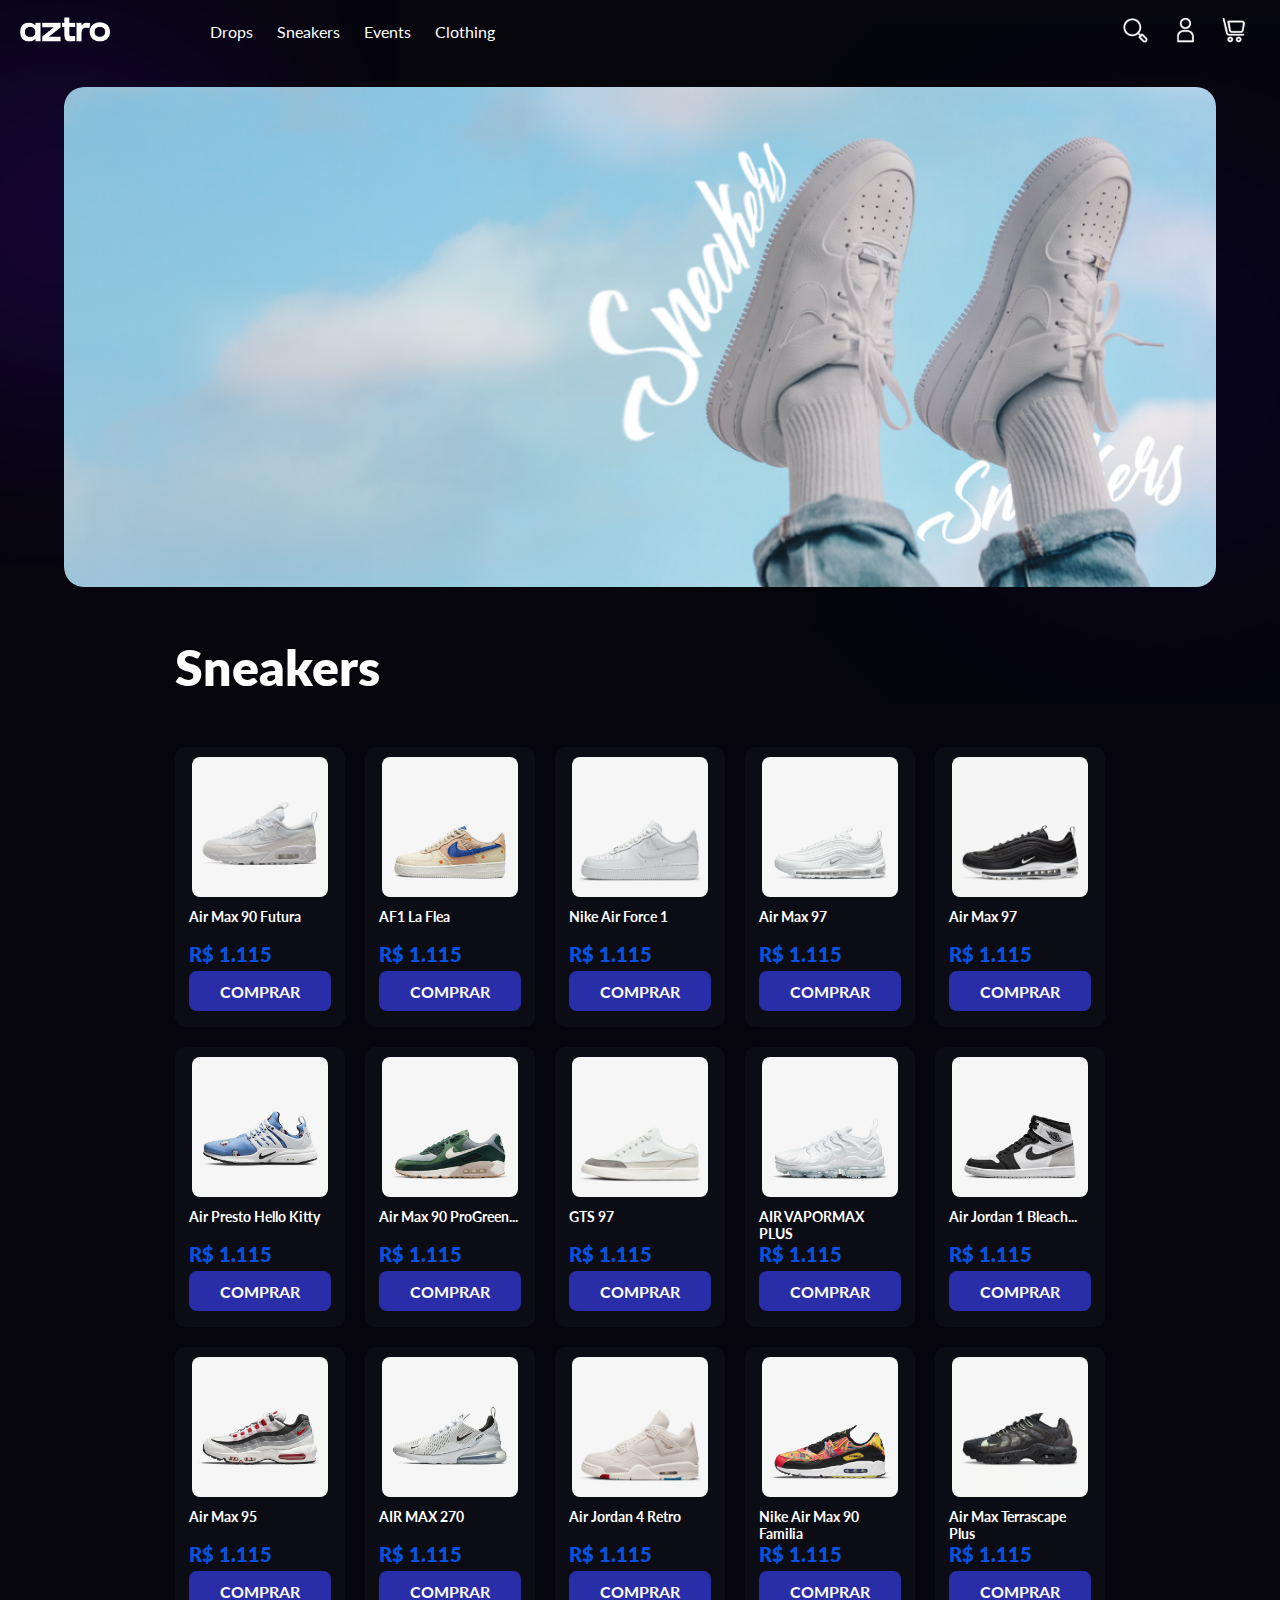
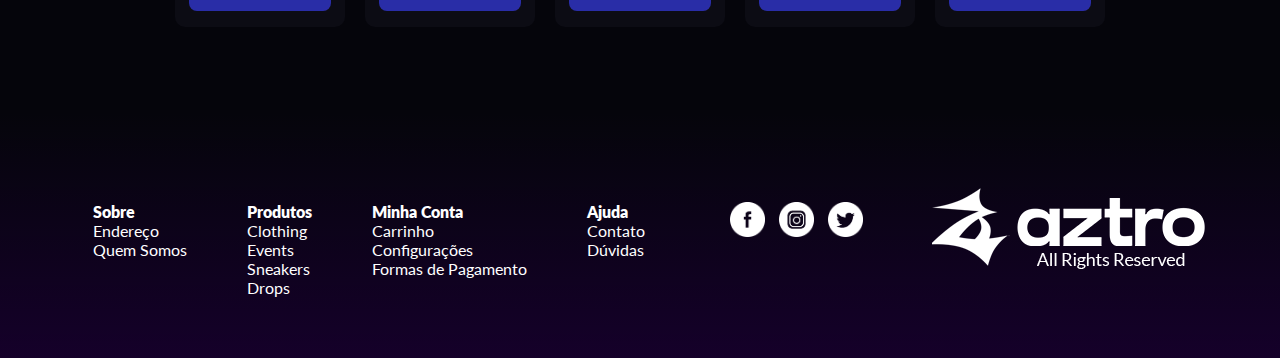
<file: aztro/Sneakers.html>
<!DOCTYPE html>
<html>

<head>
    <meta charset='utf-8'>
    <meta http-equiv='X-UA-Compatible' content='IE=edge'>
    <title>aztro | Sneakers </title>
    <link rel="icon" type="image/x-icon" href="assets/Brand/logo.ico">
    <meta name='viewport' content='width=device-width, initial-scale=1'>
    <link rel='stylesheet' type='text/css' media='screen' href='Sneakers.css'>
    <link rel="preconnect" href="https://fonts.googleapis.com">
    <link rel="preconnect" href="https://fonts.gstatic.com" crossorigin>
    <link href="https://fonts.googleapis.com/css2?family=Lato:wght@100;300;400;700;900&display=swap" rel="stylesheet">
</head>

<body>
    <div class="grid404">
        <nav>
            <div>
                <a href="index.html"> <img src="assets/Brand/logo.white.png" class="logo" width="90px"> </a>
                <div class="categories">
                    <ul>
                        <li> <a href="index.html" class="textwhite navBtn">Drops </a> </li>
                        <li> <a href="Sneakers.html" class="textwhite navBtn">Sneakers </a> </li>
                        <li> <a href="Events.html" class="textwhite navBtn">Events </a> </li>
                        <li> <a href="Clothing.html" class="textwhite navBtn">Clothing </a> </li>
                    </ul>
                </div>
            </div>
            <div class="icons">
                <div class="searchbox"> <input class="searchtxt" type="text" name="" placeholder="Digite Aqui"> <a
                        class="searchbtn" href="Erro404.html"><img src="assets/icons/Search.png" class="nav_icon"> </a>
                </div>
                <a href="Erro404.html"><img src="assets/icons/Account.png" class="nav_icon"> </a>
                <a href="Erro404.html"><img src="assets/icons/cart.png" class="nav_icon"> </a>
            </div>
        </nav>
        <section>
            <header></header>
            <div class="prodbody">
                <h1 id="titleprod">Sneakers</h1>
                <div class="prodgrid">
                    <div class="card01 card_1">
                        <div class="imgcard01 card_i001"></div>
                        <div class="textcard">
                            <h1> Air Max 90 Futura</h1>
                            <h2>R$ 1.115</h2>
                            <a href="Product.html"> COMPRAR </a>
                        </div>
                    </div>
                    <div class="card01 card_1">
                        <div class="imgcard01 card_i002"></div>
                        <div class="textcard">
                            <h1> AF1 La Flea</h1>
                            <h2>R$ 1.115</h2>
                            <a href="Product.html"> COMPRAR </a>
                        </div>
                    </div>
                    <div class="card01 card_1">
                        <div class="imgcard01 card_i003"></div>
                        <div class="textcard">
                            <h1>Nike Air Force 1</h1>
                            <h2>R$ 1.115</h2>
                            <a href="Product.html"> COMPRAR </a>
                        </div>
                    </div>
                    <div class="card01 card_1">
                        <div class="imgcard01 card_i004"></div>
                        <div class="textcard">
                            <h1>Air Max 97</h1>
                            <h2>R$ 1.115</h2>
                            <a href="Product.html"> COMPRAR </a>
                        </div>
                    </div>
                    <div class="card01 card_1">
                        <div class="imgcard01 card_i005"></div>
                        <div class="textcard">
                            <h1>Air Max 97</h1>
                            <h2>R$ 1.115</h2>
                            <a href="Product.html"> COMPRAR </a>
                        </div>
                    </div>
                    <div class="card01 card_1">
                        <div class="imgcard01 card_i006"></div>
                        <div class="textcard">
                            <h1>Air Presto Hello Kitty</h1>
                            <h2>R$ 1.115</h2>
                            <a href="Product.html"> COMPRAR </a>
                        </div>
                    </div>
                    <div class="card01 card_1">
                        <div class="imgcard01 card_i007"></div>
                        <div class="textcard">
                            <h1>Air Max 90 ProGreen...</h1>
                            <h2>R$ 1.115</h2>
                            <a href="Product.html"> COMPRAR </a>
                        </div>
                    </div>
                    <div class="card01 card_1">
                        <div class="imgcard01 card_i008"></div>
                        <div class="textcard">
                            <h1>GTS 97</h1>
                            <h2>R$ 1.115</h2>
                            <a href="Product.html"> COMPRAR </a>
                        </div>
                    </div>
                    <div class="card01 card_1">
                        <div class="imgcard01 card_i009"></div>
                        <div class="textcard">
                            <h1>AIR VAPORMAX PLUS</h1>
                            <h2>R$ 1.115</h2>
                            <a href="Product.html"> COMPRAR </a>
                        </div>
                    </div>
                    <div class="card01 card_1">
                        <div class="imgcard01 card_i010"></div>
                        <div class="textcard">
                            <h1>Air Jordan 1 Bleach... </h1>
                            <h2>R$ 1.115</h2>
                            <a href="Product.html"> COMPRAR </a>
                        </div>
                    </div>
                    <div class="card01 card_1">
                        <div class="imgcard01 card_i011"></div>
                        <div class="textcard">
                            <h1>Air Max 95</h1>
                            <h2>R$ 1.115</h2>
                            <a href="Product.html"> COMPRAR </a>
                        </div>
                    </div>
                    <div class="card01 card_1">
                        <div class="imgcard01 card_i012"></div>
                        <div class="textcard">
                            <h1>AIR MAX 270</h1>
                            <h2>R$ 1.115</h2>
                            <a href="Product.html"> COMPRAR </a>
                        </div>
                    </div>
                    <div class="card01 card_1">
                        <div class="imgcard01 card_i013"></div>
                        <div class="textcard">
                            <h1>Air Jordan 4 Retro</h1>
                            <h2>R$ 1.115</h2>
                            <a href="Product.html"> COMPRAR </a>
                        </div>
                    </div>
                    <div class="card01 card_1">
                        <div class="imgcard01 card_i014"></div>
                        <div class="textcard">
                            <h1>Nike Air Max 90 Familia</h1>
                            <h2>R$ 1.115</h2>
                            <a href="Product.html"> COMPRAR </a>
                        </div>
                    </div>
                    <div class="card01 card_1">
                        <div class="imgcard01 card_i015"></div>
                        <div class="textcard">
                            <h1>Air Max Terrascape Plus</h1>
                            <h2>R$ 1.115</h2>
                            <a href="Product.html"> COMPRAR </a>
                        </div>
                    </div>

                </div>
            </div>
        </section>
        <footer>
            <div class="categoriesbtn">
                <ul>
                    <li class="li_title"> Sobre </li>
                    <li> <a href="Sobre.html #endereco">Endereço </a> </li>
                    <li> <a href="Sobre.html">Quem Somos </a> </li>
                </ul>
                <ul>
                    <li class="li_title"> Produtos</li>
                    <li> <a href="Clothing.html">Clothing</a> </li>
                    <li> <a href="Events.html">Events</a> </li>
                    <li> <a href="Sneakers.html">Sneakers</a> </li>
                    <li> <a href="index.html #DropsHref">Drops</a> </li>
                </ul>
                <ul>
                    <li class="li_title"> Minha Conta</li>
                    <li> <a href="Erro404.html">Carrinho</a> </li>
                    <li> <a href="Erro404.html">Configurações</a> </li>
                    <li> <a href="Erro404.html">Formas de Pagamento</a> </li>
                </ul>
                <ul>
                    <li class="li_title">Ajuda</li>
                    <li> <a href="Help.html">Contato</a> </li>
                    <li> <a href="Help.html">Dúvidas</a> </li>
                </ul>
            </div>
            <div class="socials"><a href="Erro404.html"><img src="assets\icons\socials\facebook.png" width="35px"> </a>
                <a href="Erro404.html"><img src="assets\icons\socials\insta.png" width="35px"> </a>
                <a href="Erro404.html"><img src="assets\icons\socials\twitter.png" width="35px"> </a>
            </div>
            <div class="footerbrand">
                <a href="index.html"> <img src="assets/Brand/footerRights.png"> </a>
            </div>
        </footer>
    </div>
</body>

</html>
</file>
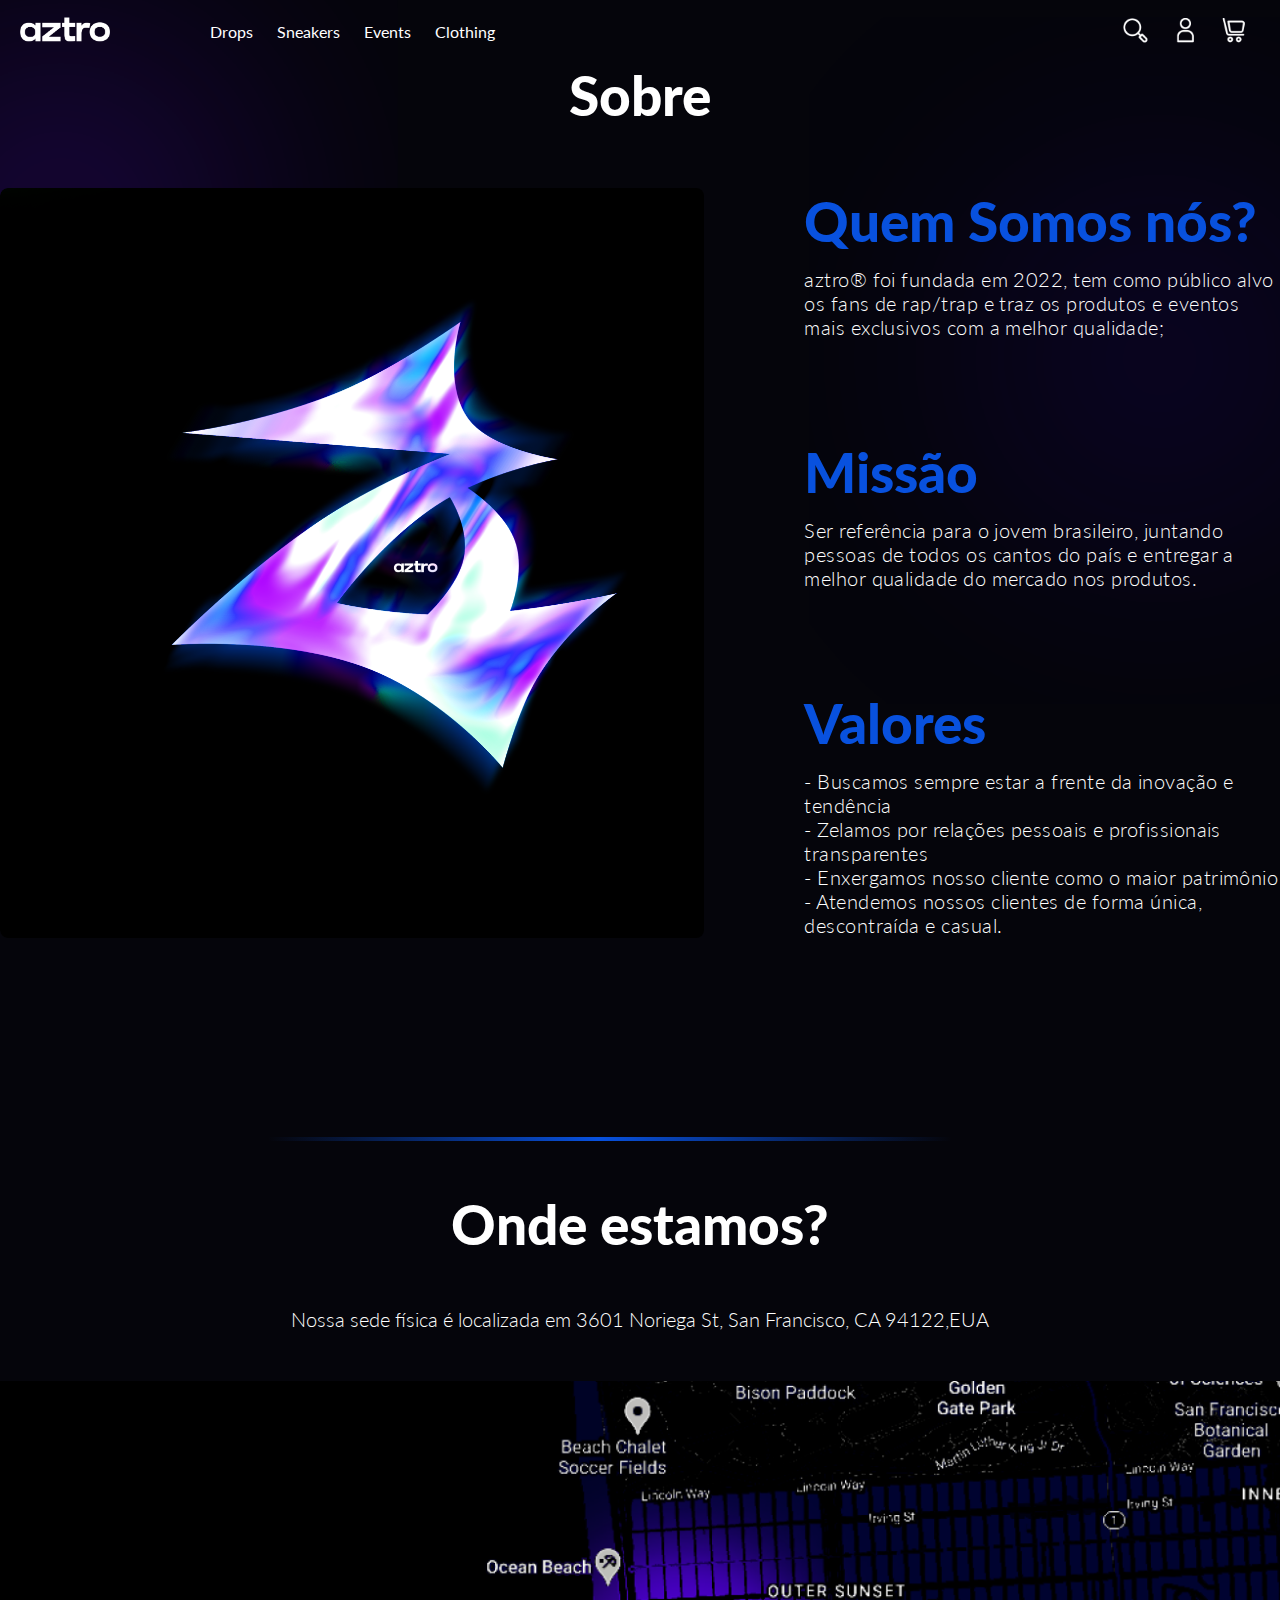
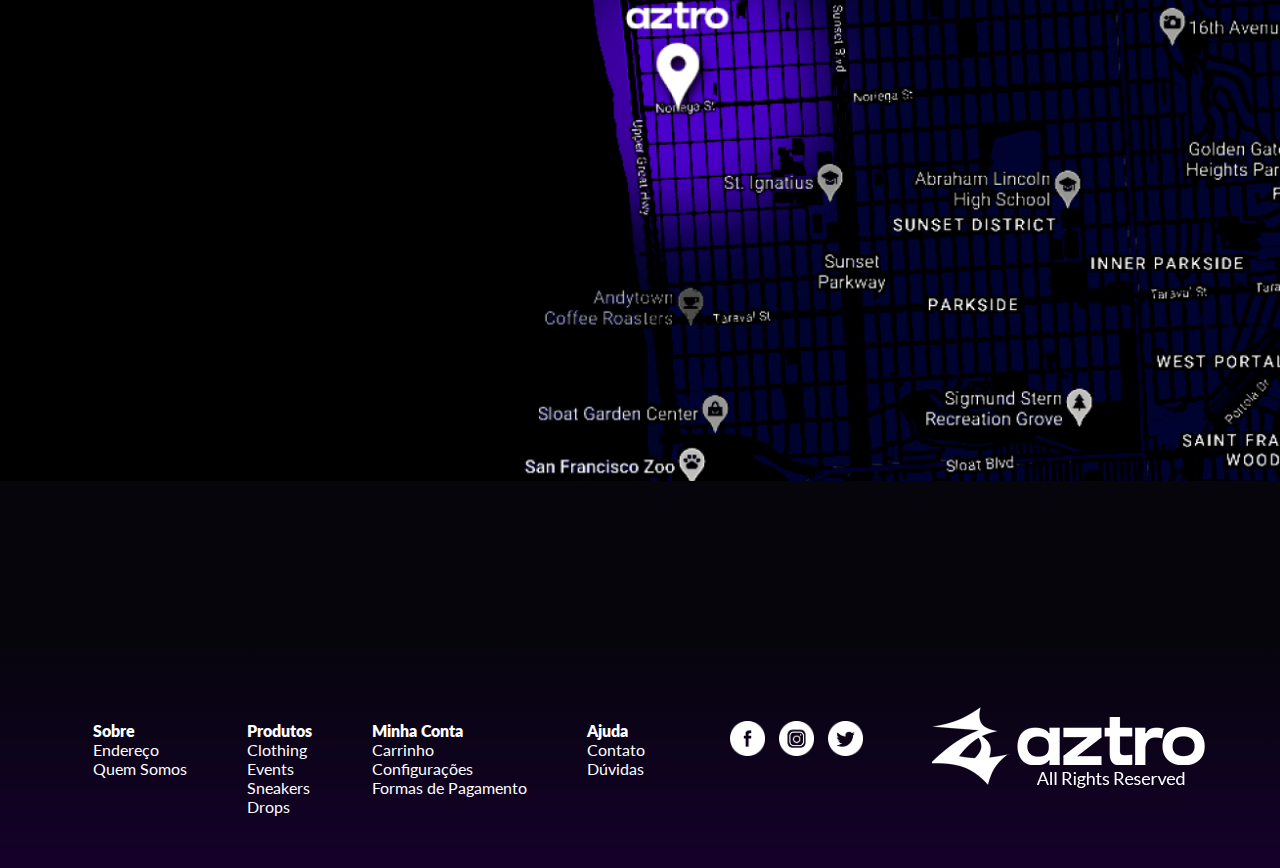
<file: aztro/Sobre.html>
<!DOCTYPE html>
<html>

<head>
    <meta charset='utf-8'>
    <meta http-equiv='X-UA-Compatible' content='IE=edge'>
    <title>aztro | Sobre </title>
    <link rel="icon" type="image/x-icon" href="assets/Brand/logo.ico">
    <meta name='viewport' content='width=device-width, initial-scale=1'>
    <link rel='stylesheet' type='text/css' media='screen' href='Sobre.css'>
    <link rel="preconnect" href="https://fonts.googleapis.com">
    <link rel="preconnect" href="https://fonts.gstatic.com" crossorigin>
    <link href="https://fonts.googleapis.com/css2?family=Lato:wght@100;300;400;700;900&display=swap" rel="stylesheet">
</head>

<body>
    <nav>
        <div>
            <a href="index.html"> <img src="assets/Brand/logo.white.png" class="logo" width="90px"> </a>
            <div class="categories">
                <ul>
                    <li> <a href="index.html" class="textwhite navBtn">Drops </a> </li>
                    <li> <a href="Sneakers.html" class="textwhite navBtn">Sneakers </a> </li>
                    <li> <a href="Events.html" class="textwhite navBtn">Events </a> </li>
                    <li> <a href="Clothing.html" class="textwhite navBtn">Clothing </a> </li>
                </ul>
            </div>
        </div>
        <div class="icons">
            <div class="searchbox"> <input class="searchtxt" type="text" name="" placeholder="Digite Aqui"> <a
                    class="searchbtn" href="Erro404.html"><img src="assets/icons/Search.png" class="nav_icon"> </a>
            </div>
            <a href="Erro404.html"><img src="assets/icons/Account.png" class="nav_icon"> </a>
            <a href="Erro404.html"><img src="assets/icons/cart.png" class="nav_icon"> </a>
        </div>
        </div>
    </nav>
<div id="firstt"> <div class="titlecat">Sobre</div> </div>
    <header>
            <div class="brandlogo">
            </div>
            <div class="qualitys">
                <div class="quemsomos">
                    <h1 class="qualtitle">Quem Somos nós?</h1>
                    <h2 class="qualInfo">aztro® foi fundada em 2022, tem como público alvo os fans de rap/trap e traz os
                        produtos e eventos
                        mais exclusivos com a melhor qualidade;</h2>
                </div>
                <div class="Missao">
                    <h1 class="qualtitle">Missão</h1>
                    <h2 class="qualInfo">Ser referência para o jovem brasileiro, juntando pessoas de todos os cantos do
                        país
                        e entregar a
                        melhor qualidade do mercado nos produtos.</h2>
                </div>
                <div class="Valores">
                    <h1 class="qualtitle">Valores</h1>
                    <h2 class="qualInfo">- Buscamos sempre estar a frente da inovação e tendência </p>
                        - Zelamos por relações pessoais e profissionais transparentes </p>
                        - Enxergamos nosso cliente como o maior patrimônio </p>
                        - Atendemos nossos clientes de forma única, descontraída e casual. </p>
                    </h2>
                </div>
            </div>
    </header>
        <!-- ONDE ESTAMOS??-->
    <div class="morepdc">
        <div class="blueline"></div>
            <h1 class="titlecat" id="endereco">Onde estamos? </h1>
            <h2 class="desccat">Nossa sede física é localizada em 3601 Noriega St, San Francisco, CA 94122,EUA</h2>
            <!-- MAPA DE ONDE FICAMOS-->
            <div id="map"></div>
        </div>
    </div>
    <!-- FOOTER DO SITE-->
    <footer>
        <div class="categoriesbtn">
            <ul>
                <li class="li_title"> Sobre </li>
                <li> <a href="#endereco">Endereço </a> </li>
                <li> <a href="Sobre.html">Quem Somos </a> </li>
            </ul>
            <ul>
                <li class="li_title"> Produtos</li>
                <li> <a href="Clothing.html">Clothing</a> </li>
                <li> <a href="Events.html">Events</a> </li>
                <li> <a href="Sneakers.html">Sneakers</a> </li>
                <li> <a href="index.html #DropsHref">Drops</a> </li>
            </ul>
            <ul>
                <li class="li_title"> Minha Conta</li>
                <li> <a href="Erro404.html">Carrinho</a> </li>
                <li> <a href="Erro404.html">Configurações</a> </li>
                <li> <a href="Erro404.html">Formas de Pagamento</a> </li>
            </ul>
            <ul>
                <li class="li_title">Ajuda</li>
                <li> <a href="Help.html">Contato</a> </li>
                <li> <a href="Help.html">Dúvidas</a> </li>
            </ul>
        </div>
        <div class="socials"><a href="Erro404.html"><img src="assets\icons\socials\facebook.png" width="35px"> </a>
            <a href="Erro404.html"><img src="assets\icons\socials\insta.png" width="35px"> </a>
            <a href="Erro404.html"><img src="assets\icons\socials\twitter.png" width="35px"> </a>
        </div>
        <div class="footerbrand">
            <a href="index.html"> <img src="assets/Brand/footerRights.png"> </a>
        </div>
    </footer>
</body>

</html>
</file>
<file: aztro/style.css>
* {
    margin: 0;
    padding: 0;
    font-family: 'Lato', sans-serif;
}

body {
    background-image: url(assets/other-imgs/background-img.png);
    background-size: 100%;
    background-repeat: no-repeat;
    background-color: #05050B;
}

/* NAVBAR */
nav {
    display: flex;
    width: 100%;
    height: 6.9vh;
    overflow: hidden;
    align-items: center;
}

nav div {
    display: flex;
    align-items: center;
}

a {
    text-decoration: none;
}

.categories {
    margin-left: 7vw;
    order: 2;
}

.categories ul li {
    margin: 0px 10px;
    display: inline-block;
}

.navBtn {
    transition: 0.5s;
}

.navBtn:hover {
    color: #6A10EA;
}

.logo {
    margin-left: 20px;
    order: 1;
}

.icons {
    right: 0;
    position: absolute;
    margin-right: 20px;
    order: 3;
}

.nav_icon {
    margin: 0px 10px;
    width: 30px;
}

.searchbox {
    padding-left: 10px;
    transition: translate(-50% -50%);
    /*width: 20vw;*/
    background: none;
    border-radius: 8px;
    display: inline-block;
}

.searchbox:hover {
    background: linear-gradient(90deg, #6A10EA -2.36%, rgba(58, 0, 141, 0) 100.1%);
}

.searchbox:hover>.searchtxt {
    width: 25vw;
}


.searchtxt {
    position: relative;
    top: 5px;
    border: none;
    width: 0px;
    background: none;
    outline: none;
    align-self: center;
    padding: 0;
    transition: 0.4s;
    color: white;
    line-height: 20px;
}

.searchbtn {
    float: right;
}

::-webkit-input-placeholder {
    opacity: 0.5;
    color: white
}

/* COMMON */
.textwhite {
    color: white
}

/* HEADER */

header {
    display: flex;
    justify-content: center;
    align-items: center;
}

header img {

    transform: rotate(-11.47deg);
}

.slogan {
    display: flex;
}

.slogan h1 {
    font-weight: 800;
    font-size: 90px;
}

.slogan h2 {
    font-weight: 300;
    font-size: 18px;
    position: absolute;
    top: 420px;
}

.slogan h3 {
    position: relative;
    top: 200px;
    right: 60px;
    font-weight: 800;
    font-size: 90px;
    background: linear-gradient(180deg, #553ECB 0%, #F536F5 100%);
    -webkit-background-clip: text;
    -webkit-text-fill-color: transparent;
}

/*  Products */
.products {}

.title {
    height: 15vh;
    display: flex;
    align-items: center;
    justify-content: center;
}

.title h1 {
    position: absolute;
    font-weight: 800;
    font-size: 25px;
    color: #793cd5;
}

.title h2 {
    position: relative;
    top: 50px;
    color: white;
    font-weight: 700;
    font-size: 55px;
}

.title img {
    position: relative;
    top: 50px;
}

.catbuttons {
    height: 10vh;
    display: flex;
    align-items: center;
    justify-content: center;
}

.catbuttons a {
    display: flex;
    justify-content: center;
    align-items: center;
    background: #061033;
    border-radius: 5px;
    font-size: 15px;
    width: 85px;
    height: 32px;
    color: #0851DE;
    margin: 0px 10px;
    border: none;
    transition: 0.5s;
}

.catbuttons a:hover {
    font-size: 18px;
    width: 97px;
    height: 38px;
}

/* 
 
 CARDS
 
 */
.cards {
    display: flex;
    justify-content: center;
}

.productsgrid {
    width: 740px;
    height: 560px;
    display: grid;
    grid-template-columns: repeat(4, 170px);
    grid-template-rows: 280px 280px;
    grid-template-areas:
        "Card_1 Card_2 Card_3 Card_4"
        "BigCard1 BigCard1 BigCard2 BigCard2";
    gap: 20px;
}

/* CARD 001 */

.card01 {
    cursor: pointer;
    display: flex;
    flex-wrap: wrap;
    justify-content: center;
    border-radius: 10px;
    width: 100%;
    height: 100%;
    object-fit: cover;
    background: #0C0C14;
    box-shadow: 5px rgba(0, 0, 0, 0.3);
    transition: 0.5s;
}

.card01:hover>.textcard h2 {
    color: #4A29A7;
}

.card01:hover>.card_i005 {
    color: #4A29A7;
    background-image: url(assets/events/astro_picture.png)
}

.card01:hover>.card_i006 {
    background-image: url(assets/events/repfestival_picture.png);
}


.card01:hover>.textcard a {
    background-position: right;

}

.textcard {
    display: flex;
    flex-direction: column;
}

.downcard {
    width: 100%;
    margin: 0px 20px;
}

.textcard h1 {
    font-weight: 700;
    font-size: 16px;
    color: white;
}

.textcard h2 {
    font-weight: 800;
    font-size: 20px;
    transition: 0.8s;
    color: #0851DE;
}

:root {
    --gradient: linear-gradient(-30deg,
            #6A10EA,
            #6A10EA,
            #4A29A7,
            #292DA7,
            #292DA7,
            #292DA7);
}

.textcard a {
    transition: background-position 1s;
    position: relative;
    top: 5px;
    justify-content: center;
    align-items: center;
    display: flex;
    width: 100%;
    height: 40px;
    background-image: var(--gradient);
    background-size: 300%;
    background-position: left;
    border-radius: 8px;
    font-weight: 700;
    color: white;
}

/* ico cardss */

.imgcard01 {
    margin: 10px 10px 0px 10px;
    width: 80%;
    height: 50%;
    border-radius: 8px;
    background-size: cover;
    background-position-x: 50%;
}

/* IMAGES */
.card_i001 {
    background-image: url(assets/Sneakers/AirMaxFutura.webp);
}

.card_i002 {
    background-image: url(assets/Sneakers/AirMax97Black.webp);
}

.card_i003 {
    background-image: url(assets/Sneakers/CrystalBall.webp);
}

.card_i004 {
    background-image: url(assets/Sneakers/TracksuitOlive.webp);
}

.card_i005 {
    width: 500px;
    background-image: url(assets/events/astro_vip.png);
}

.card_i006 {
    width: 500px;
    background-image: url(assets/events/repfestival_default.png);
}

.transition08sec {
    transition: 0.8s;

}

.testedown {
    grid-area: BigCard1;
}

.testedown2 {
    grid-area: BigCard2;
}

.card_1 {
    grid-area: Card_1;
}

footer {
    margin-top: 10vh;
    height: 33vh;
    display: flex;
    align-items: flex-start;
    justify-content: center;
    background: linear-gradient(360deg, #15002a 0%, rgba(3, 3, 3, 0) 80%);
    mix-blend-mode: normal;
}

footer div {
    margin-top: 150px;
}

.categoriesbtn {
    display: flex;
}

.categoriesbtn ul {
    color: white;
    display: flex;
    margin: 0px 30px;
    flex-direction: column;
}

.categoriesbtn ul li {
    display: inline-block;
}

.categoriesbtn ul li a {
    color: white;
    transition: 0.5s;
}

.categoriesbtn ul li a:hover {
    color: #6A10EA;
}

.li_title {
    font-weight: 800;
}

.socials {
    margin-left: 50px;
}

.socials a {
    margin: 0px 5px
}

.footerbrand {
    position: relative;
    top: -35px;
    margin-left: 50px;
}

/* BLUR BACKGROUND*/
</file>
<file: cotemig/style.css>
@import url('https://fonts.googleapis.com/css2?family=Lato:wght@400;700;900&display=swap');

* {
    margin: 0%;
    padding: 0%;
    box-sizing: border-box;
    font-family: "Lato", sans-serif;
}

figure {
    width: 40px;
    height: 40px;
    object-fit: fill;
    overflow: hidden;
    border-radius: 8px;
}

figure img {
    width: 40px;
    height: 40px;
}

.header_nav {
    z-index: 5;
    position: fixed;
    left: 0px;
    right: 0px;
    height: 64px;
    background-color: rgba(0, 0, 0, .8);
    display: flex;
    justify-content: center;
    padding: 0px 16px;
    align-items: center;
}

.logo_nav {
    position: relative;
    right: 10vw;
    height: 40px;
    width: 175px;
}

nav {
    justify-content: flex-end;
}

.btns_nav li {
    padding: 0px 17.5px;
    display: inline-block;
}

.btns_nav li a {
    color: rgb(255, 255, 255);
    font-size: 14px;
    font-weight: 700;
    text-decoration: none;
    transition: 0.3s;
}
.btns_nav li a:hover {
    color: rgba(64, 170, 11);
}

#restric_area a {
    border-left: 1px dashed rgba(255, 255, 255, .2);
    padding: 0px 0px 0px 20px;
}
#restric_area a img {
    top: 2px;
    right: 10px;
    position: relative;
    width: 16px;
    height: 16px;
}

/* 

IMG container

*/
.container_ad1 {
    width: 99vw;
    object-fit: fill;
    overflow: hidden;
}

.container_ad1 img {
    min-height: 512px;
    width: 100%;
}

.container_ad1 h1 {
    display: flex;
}

.text_cotemig {
    height: 50vh;
    margin-top: 80px;
    margin-left: 280px;
    color: white;
    position: absolute;
    height: 25%;
    display: flex;
    justify-content: flex-end;
    align-items: flex-start;
    flex-direction: column;
    object-fit: fill;
    overflow: hidden;
}

.text_cotemig h1 {
    font-size: 38px;
    font-weight: 900;

}

.text_cotemig p {
    font-size: 18px;
    padding-top: 18px;

}

.text_cotemig a {
    color: white;
    text-decoration: none;
    font-size: 14px;
    padding: 14px 80px;
    margin-top: 45px;
    border-radius: 8px;
    background-color: rgba(64, 170, 11);
    font-weight: 700;
    transition: 0.5s;
}

.text_cotemig a:hover {
    color: white;
    background-color: #45b80b;
}

.choose {
    margin-top: 40px;
    display: flex;
    justify-content: center;
    flex-wrap: inherit;
}

.choose div {
    text-align: center;
}

.title_black {
    font-size: 40px;
    font-weight: 900;
}

.subtitle_black {
    margin-top: 10px;
    padding: 0 1em;
    font-size: 18px;
    font-weight: 300;
    color: rgba(66, 66, 66);
    margin-bottom: 46px;
}

/* ITEMS



ITEMS   */
.allitems0 {
    display: flex;
    align-items: top;
}

.bob001 {
    display: flex;
    flex-wrap: wrap;
}

.items {
    margin: 10px;
    border-radius: 12px;
    object-fit: fill;
    overflow: hidden;
    min-height: 240px;
    max-height: 370px;
    width: 280px;
    display: inline-block;
    box-shadow: 0px 2px 8px rgb(0 0 0 / 10%);
}

.overlay {
    position: absolute;
    height: 175px;
    width: 280px;
    background-image: linear-gradient(to bottom, rgba(0, 0, 0, 0) 10%, rgba(0, 0, 0, 0.8) 91%)
}

.ad_items {
    height: 175px;
    width: 284px;
    background-image: url(imgs/items/1.jpg);
    background-size: cover;
}

.ad_items2 {
    height: 175px;
    width: 284px;
    background-image: url(imgs/items/2.jpg);
    background-size: cover;
    background-position-x: -40px;
}

.ad_items2 h1 {
    display: flex;
    justify-content: left;
    align-items: flex-end;
    font-size: 22px;
    text-align: left;
    height: 175px;
    font-weight: 900;
    padding: 16px;
    position: absolute;
    display: flex;
    color: white;
    z-index: 1;
}

.ad_items3 {
    height: 175px;
    width: 284px;
    background-image: url(imgs/items/3.jpg);
    background-size: cover;
    background-position-x: -40px;
}

.ad_items3 h1 {
    display: flex;
    justify-content: left;
    align-items: flex-end;
    font-size: 22px;
    text-align: left;
    height: 175px;
    font-weight: 900;
    padding: 16px;
    position: absolute;
    display: flex;
    color: white;
    z-index: 1;
}

.ad_items4 {
    height: 175px;
    width: 284px;
    background-image: url(imgs/items/4.jpg);
    background-size: cover;
    background-position-x: -40px;
}

.ad_items4 h1 {
    display: flex;
    justify-content: left;
    align-items: flex-end;
    font-size: 22px;
    text-align: left;
    height: 175px;
    font-weight: 900;
    padding: 16px;
    position: absolute;
    display: flex;
    color: white;
    z-index: 1;
}

.ad_items h1 {
    display: flex;
    justify-content: left;
    align-items: flex-end;
    font-size: 22px;
    text-align: left;
    height: 175px;
    font-weight: 900;
    padding: 16px;
    position: absolute;
    display: flex;
    color: white;
    z-index: 1;
}

.items ul li {
    border-bottom-color: rgb(245, 245, 245);
    border-bottom-style: solid;
    border-bottom-width: 1px;
    display: flex;
    transition: all .2s linear;
    height: 60px;
    align-items: center;
    padding: 0px 12px;
    justify-content: space-between;
}

.items ul li h5 {
    text-align: left;
    width: 175.44px;
    font-size: 14px;
}

.arrow_001 {
    position: relative;
    right: 0;
    width: 12px;
    height: 15px;
    background: url(imgs/items/assets/arrow-right.svg) no-repeat center right/100%;
}

.items ul li:hover {
    color: green;
    padding-right: 6px;
    cursor: pointer;
}

.unity {
    margin-top: 40px;
    display: flex;
    justify-content: center;
    align-items: center;
    flex-direction: column;
    flex-wrap: inherit;
}

.unity h2 {
    margin-top: 40px;
}

.itemsv2 {
    transition: all .2s linear;
    height: 328px;
    width: 382px;
    border-radius: 12px;
    margin: 10px;
    overflow: hidden;
    box-shadow: 0px 2px 8px rgb(0 0 0 / 10%);
}

.bg002 {
    height: 200px;
    background-image: url(imgs/items/100.jpg);
    background-size: cover;
    width: 382px;
}

.bg003 {
    height: 200px;
    background-image: url(imgs/items/101.jpg);
    background-size: cover;
    width: 382px;
}

.bg004 {
    height: 200px;
    background-image: url(imgs/items/102.jpg);
    background-size: cover;
    width: 382px;
}

.unityh1 {
    font-size: 20px;
    color: #424242;
    margin-bottom: 10px;
}

.unityh2 {
    font-size: 16px;
    font-weight: 300;
    color: #424242;
    line-height: 30px;
}

.itemsv2:hover {
    height: 360px;
    box-shadow: 0px 5px 18px rgba(0, 0, 0, 0.408);
}

.downxDD {
    display: flex;
}

.locationicon {
    position: relative;
    left: 5px;
    top: -3px;
    width: 22px;
}

.ulpadding {
    padding: 15px;
}

.allunitys2 {
    height: 400px;
    display: flex;
    margin-bottom: 25px;
    align-items: flex-end;
    justify-content: center;
}

.phoneNumber {
    display: flex;
    flex-direction: column;
    align-items: center;
    margin-bottom: 50px;
    justify-content: center;
}

.phoneNumber h1 {
    font-size: 20px;
    color: #2e2e2e;
}

.phoneNumber b {
    font-size: 30px;
    color: #40aa0b;
    font-weight: 900;

}

.downPhone {
    margin-top: -2px;
    display: inline-block;
}

.downPhone img {
    position: relative;
    top: 10px;
    width: 48px;
}

/* 



*/
.new_news {
    display: flex;
    justify-content: center;
}

.new_news div {
    width: 100%;
    max-width: 75em;
    display: flex;
    justify-content: center;
}

.new_news div h1 {
    position: relative;
    left: 50px;
}

.new_news a {
    font-size: 14px;
    text-decoration: none;
    color: black;
    position: relative;
    display: flex;
    left: 22vw;
    align-self: flex-end;
    justify-self: flex-end;
}

.arrow2x {
    position: relative;
    top: 3px;
    width: 12px;
    height: 15px;
    background: url(imgs/items/assets/arrow-right.svg) no-repeat center right/100%;

}

/* newsbox 


*/
#announcesdown {
    margin-top: 40px;
    display: flex;
    justify-content: center;
}

.newsbox {
    margin: 6px;
    box-sizing: border-box;
    display: flex;
    border-radius: 12px;
    overflow: hidden;
    object-fit: fill;
    width: 280px;
    height: 323px;
    background-image: url(news/1.png);
    background-position: center;
    background-size: 330px;
    transition: 0.5s;
}

.newsbox2:hover {
    background-size: 400px;
}

.newsbox2 {
    margin: 6px;
    box-sizing: border-box;
    display: flex;
    border-radius: 12px;
    overflow: hidden;
    object-fit: fill;
    width: 280px;
    height: 323px;
    background-image: url(news/2.png);
    background-position: center;
    background-size: 330px;
    transition: 0.5s;
}

.newsbox3:hover {
    background-size: 400px;
}

.newsbox3 {
    margin: 6px;
    box-sizing: border-box;
    display: flex;
    border-radius: 12px;
    overflow: hidden;
    object-fit: fill;
    width: 280px;
    height: 323px;
    background-image: url(news/3.jpg);
    background-position: center;
    background-size: 330px;
    transition: 0.5s;
}

.newsbox4:hover {
    background-size: 400px;
}

.newsbox4 {
    margin: 6px;
    box-sizing: border-box;
    display: flex;
    border-radius: 12px;
    overflow: hidden;
    object-fit: fill;
    width: 280px;
    height: 323px;
    background-image: url(news/4.png);
    background-position: center;
    background-size: 330px;
    transition: 0.5s;
}

.newsbox:hover {
    background-size: 400px;
}

.overlay2 {
    position: relative;
    width: 100%;
    height: 100%;
    background-image: linear-gradient(to top, rgba(0, 0, 0, 0.8), rgba(0, 0, 0, 0));
}

.content {
    flex-direction: column;
    z-index: 4;
    justify-content: end;
    padding: 20px;
    color: white;
    display: flex;
    width: 280px;
    height: 323px;
    position: absolute;
}

.content h3 {
    font-size: 16px;
    font-weight: 600;
}

.content em {
    font-size: 12px;
}
.belowSurge {
    height: 50vh;
    background-color: #121212;
}
.items99{
    flex-wrap: wrap;
    display: flex;
    justify-content: center;
}

.up{
    padding-bottom: 35px;
    padding-top: 35px;
    border-bottom: 0.5px solid #424242;
}
.items99 ul{
    padding: 20px;
    display: flex;
    flex-direction: column;
}
.itemsLI7{
    display: inline-block;
    padding: 5px 60px 5px 25px;
    border-radius: 5px;
    font-size: 14px;
    color: #bdbdbd;
}
.itemsLI7:hover{
    cursor: pointer;
background-color: #1e1e1e;
}
.titleul{
    padding: 5px 60px 5px 25px;
    display: inline-block;
    font-size: 18px;
    font-weight: 600;
    color: white;
    margin-bottom: 15px;
}
.Start{
    color: white;
    font-size: 16px;
}
.possibility h2{
    margin: 15px 0px 30px 0px;
    font-size: 16px;
    line-height: 25px;
    color: #9e9e9e;
    font-weight: 300;
}
.possibility a{
    color: white;
    font-weight: 600;
    border-radius: 8px;
    padding: 15px 95px;
    background-color: #40aa0b;
}
.possibility {
    margin-top: 20px;
    display: inline-block;
    width: 400px;
}
.belowSurge{
    display: flex;
    flex-direction: column;
}
.downakla {
    align-content: center;
    justify-content: center;
    display: flex;
}
.downakla {
    margin-top: 40px;
}
.fuzetin{
    width: 315px;
    margin-left: 100px;
    height: 176px;
}
.guatemig{
    margin-top: 20px;
}
.downakla ul li{
    text-align: center;
    color: #424242;
    font-size: 11px;
    padding: 3px;
    display: inline-block;
}
.title777{
    display: inline-block;
    width: 100%;
}
.title777 strong{
    text-align: left;
    color: white;
    font-size: 16px;
}
.downakla div ul li div{
    display: flex;
    justify-content: center;
    align-content: center;
    width: 70px;
    height: 50px;
    border-radius: 8px;
    background-color: #40aa0b;
}
.pnglixo{
    margin-top: 10px;
}


.sassmenu:hover{
 

}
</file>
<file: aztro/Clothing.css>
* {
    margin: 0;
    padding: 0;
    font-family: 'Lato', sans-serif;
}

body {
    background-image: url(assets/other-imgs/background-img.png);
    background-size: 100%;
    background-repeat: no-repeat;
    background-color: #05050B;
}

.grid404 {
    min-height: 100vh;
    display: grid;
    grid-template-columns: 1fr;
    grid-template-rows: 6.9vh auto 34vh;
    grid-template-areas: "nav"
        "section"
        "footer";
}

/* ERRO 404 HEADER */
section {
    margin-top: 25px;
    grid-area: section;
    flex-direction: column;
    height: 100%;
    display: flex;
    align-items: center;
}

#btnback {
    display: flex;
    justify-content: center;
    align-items: center;
    font-weight: 700;
    font-size: 22px;
    z-index: 3;
    box-sizing: border-box;
    position: relative;
    top: -100px;
    width: 215px;
    height: 50px;
    color: white;
    border: 2px solid #FFFFFF;
    border-radius: 8px;
    transition: 0.5s;
}

#btnback:hover {
    color: #6A10EA;
    border: 2px solid #6A10EA;
}

.back404 {
    z-index: 3;
    position: absolute;
    font-weight: 900;
    font-size: 55px;
    color: #FFFFFF;
}

.msg404 {
    position: absolute;
    width: 923px;
    height: 569px;
    z-index: 2;
    font-family: 'Lato';
    font-style: normal;
    font-weight: 900;
    font-size: 500px;
    line-height: 600px;

    background: linear-gradient(293.13deg, rgba(255, 255, 255, 0.054) 33.06%, rgba(8, 81, 222, 0.3) 113.17%);
    -webkit-background-clip: text;
    -webkit-text-fill-color: transparent;
    background-clip: text;
}

/* NAVBAR */
nav {
    display: flex;
    width: 100%;
    height: 6.9vh;
    overflow: hidden;
    align-items: center;
    grid-area: nav;
}

nav div {
    display: flex;
    align-items: center;
}

a {
    text-decoration: none;
}

.categories {
    margin-left: 7vw;
    order: 2;
}

.categories ul li {
    margin: 0px 10px;
    display: inline-block;
}

.navBtn {
    transition: 0.5s;
}

.navBtn:hover {
    color: #6A10EA;
}

.logo {
    margin-left: 20px;
    order: 1;
}

.icons {
    right: 0;
    position: absolute;
    margin-right: 20px;
    order: 3;
}

.nav_icon {
    margin: 0px 10px;
    width: 30px;
}

.searchbox {
    padding-left: 10px;
    transition: translate(-50% -50%);
    /*width: 20vw;*/
    background: none;
    border-radius: 8px;
    display: inline-block;
}

.searchbox:hover {
    background: linear-gradient(90deg, #6A10EA -2.36%, rgba(58, 0, 141, 0) 100.1%);
}

.searchbox:hover>.searchtxt {
    width: 25vw;
}


.searchtxt {
    position: relative;
    top: 5px;
    border: none;
    width: 0px;
    background: none;
    outline: none;
    align-self: center;
    padding: 0;
    transition: 0.4s;
    color: white;
    line-height: 20px;
}

.searchbtn {
    float: right;
}

::-webkit-input-placeholder {
    opacity: 0.5;
    color: white
}

/* COMMON */
.textwhite {
    color: white
}


footer {
    margin-top: 10vh;
    height: 100%;
    display: flex;
    align-items: flex-start;
    justify-content: center;
    background: linear-gradient(360deg, #15002a 0%, rgba(3, 3, 3, 0) 80%);
    mix-blend-mode: normal;
    grid-area: footer;
}

footer div {
    margin-top: 150px;
}

.categoriesbtn {
    display: flex;
}

.categoriesbtn ul {
    color: white;
    display: flex;
    margin: 0px 30px;
    flex-direction: column;
}

.categoriesbtn ul li {
    display: inline-block;
}

.categoriesbtn ul li a {
    color: white;
    transition: 0.5s;
}

.categoriesbtn ul li a:hover {
    color: #6A10EA;
}

.li_title {
    font-weight: 800;
}

.socials {
    margin-left: 50px;
}

.socials a {
    margin: 0px 5px
}

.footerbrand {
    position: relative;
    top: -35px;
    margin-left: 50px;
}

/* header & products*/
header {
    width: 1841px;
    max-width: 90vw;
    height: 500px;

    background-image: url(assets/headers/Clothing.png);
    border-radius: 20px;
}

#titleprod {
    position: relative;
    right: 0px;
    font-weight: 800;
    font-size: 50px;
    margin-top: 50px;
    margin-bottom: 50px;
    color: #FFFFFF;
}

.prodgrid {
    width: 930px;
    height: 560px;
    display: grid;
    grid-template-columns: repeat(5, 170px);
    grid-template-rows: 280px 280px;
    grid-template-areas:
        "Card_1 Card_2 Card_3 Card_4"
        "BigCard1 BigCard1 BigCard2 BigCard2";
    gap: 20px;
}

/* CARD 01 */
.card01 {
    cursor: pointer;
    display: flex;
    flex-wrap: wrap;
    justify-content: center;
    border-radius: 10px;
    width: 100%;
    height: 100%;
    object-fit: cover;
    background: #0C0C14;
    box-shadow: 5px rgba(0, 0, 0, 0.3);
    transition: 0.5s;
}

.card01:hover>.textcard h2 {
    color: #4A29A7;
}



.card01:hover>.textcard a {
    background-position: right;

}

.textcard {
    margin-bottom: 10px;
    width: 83%;
    display: flex;
    flex-direction: column;
}

.downcard {
    width: 100%;
    margin: 0px 20px;
}

.textcard h1 {
    min-height: 34px;
    font-weight: 700;
    font-size: 14px;
    color: white;
}

.textcard h2 {
    font-weight: 800;
    font-size: 20px;
    transition: 0.8s;
    color: #0851DE;
}

:root {
    --gradient: linear-gradient(-30deg,
            #6A10EA,
            #6A10EA,
            #4A29A7,
            #292DA7,
            #292DA7,
            #292DA7);
}

.textcard a {
    transition: background-position 1s;
    position: relative;
    top: 5px;
    justify-content: center;
    align-items: center;
    display: flex;
    width: 100%;
    height: 40px;
    background-image: var(--gradient);
    background-size: 300%;
    background-position: left;
    border-radius: 8px;
    font-weight: 700;
    color: white;
}

/* ico cardss */

.imgcard01 {
    margin: 10px 10px 0px 10px;
    width: 80%;
    height: 50%;
    border-radius: 8px;
    background-size: cover;
    background-position-x: 50%;
}

.card_i001 {
    background-image: url(assets/Clothing/HYPERDIVE\ TYE\ DIE.webp);
}

.card_i002 {
    background-image: url(assets/Clothing/HYPERDIVE\ TYE\ DIE2.webp);
}

.card_i003 {
    background-image: url(assets/Clothing/SHOOTERS_H.webp);
}

.card_i004 {
    background-image: url(assets/Clothing/tracksuit_inter.webp);
}

.card_i005 {
    background-image: url(assets/Clothing/olive_ca.webp);
}

.card_i006 {
    background-image: url(assets/Clothing/robot_chrome.jpg);
}

.card_i007 {
    background-image: url(assets/Clothing/dracula_offw.jpg);
}

.card_i008 {
    background-image: url(assets/Clothing/cena_s4.webp);
}

.card_i009 {
    background-image: url(assets/Clothing/CrystalBall.webp);
}

.card_i010 {
    background-image: url(assets/Clothing/BlackCrystalBall.webp);
}
</file>
<file: aztro/Erro404.css>
* {
    margin: 0;
    padding: 0;
    font-family: 'Lato', sans-serif;
}

body {
    background-image: url(assets/other-imgs/background-img.png);
    background-size: 100%;
    background-repeat: no-repeat;
    background-color: #05050B;
}

.grid404 {
    display: grid;
    grid-template-columns: 1fr;
    grid-template-rows: 7fr 50vh 34vh;
    grid-template-areas: "nav"
        "header"
        "footer";
}

/* ERRO 404 HEADER */
header {
    position: relative;
    top: 50px;
    grid-area: header;
    height: 100%;
    display: flex;
    justify-content: center;
    align-items: center;
}

#btnback {
    display: flex;
    justify-content: center;
    align-items: center;
    font-weight: 700;
    font-size: 22px;
    z-index: 3;
    box-sizing: border-box;
    position: relative;
    top: -100px;
    width: 215px;
    height: 50px;
    color: white;
    border: 2px solid #FFFFFF;
    border-radius: 8px;
    transition: 0.5s;
}
#btnback:hover{
    color: #6A10EA;
    border: 2px solid #6A10EA;
}

.back404 {
    z-index: 3;
    position: absolute;
    font-weight: 900;
    font-size: 55px;
    color: #FFFFFF;
}

.msg404 {
    position: absolute;
    width: 923px;
    height: 569px;
    z-index: 2;
    font-family: 'Lato';
    font-style: normal;
    font-weight: 900;
    font-size: 500px;
    line-height: 600px;

    background: linear-gradient(293.13deg, rgba(255, 255, 255, 0.054) 33.06%, rgba(8, 81, 222, 0.3) 113.17%);
    -webkit-background-clip: text;
    -webkit-text-fill-color: transparent;
    background-clip: text;
}

/* NAVBAR */
nav {
    display: flex;
    width: 100%;
    height: 6.9vh;
    overflow: hidden;
    align-items: center;
    grid-area: nav;
}

nav div {
    display: flex;
    align-items: center;
}

a {
    text-decoration: none;
}

.categories {
    margin-left: 7vw;
    order: 2;
}

.categories ul li {
    margin: 0px 10px;
    display: inline-block;
}

.navBtn {
    transition: 0.5s;
}

.navBtn:hover {
    color: #6A10EA;
}

.logo {
    margin-left: 20px;
    order: 1;
}

.icons {
    right: 0;
    position: absolute;
    margin-right: 20px;
    order: 3;
}

.nav_icon {
    margin: 0px 10px;
    width: 30px;
}

.searchbox {
    padding-left: 10px;
    transition: translate(-50% -50%);
    /*width: 20vw;*/
    background: none;
    border-radius: 8px;
    display: inline-block;
}

.searchbox:hover {
    background: linear-gradient(90deg, #6A10EA -2.36%, rgba(58, 0, 141, 0) 100.1%);
}

.searchbox:hover>.searchtxt {
    width: 25vw;
}


.searchtxt {
    position: relative;
    top: 5px;
    border: none;
    width: 0px;
    background: none;
    outline: none;
    align-self: center;
    padding: 0;
    transition: 0.4s;
    color: white;
    line-height: 20px;
}

.searchbtn {
    float: right;
}

::-webkit-input-placeholder {
    opacity: 0.5;
    color: white
}

/* COMMON */
.textwhite {
    color: white
}


footer {
    margin-top: 10vh;
    height: 33vh;
    display: flex;
    align-items: flex-start;
    justify-content: center;
    background: linear-gradient(360deg, #15002a 0%, rgba(3, 3, 3, 0) 80%);
    mix-blend-mode: normal;
    grid-area: footer;
}

footer div {
    margin-top: 150px;
}

.categoriesbtn {
    display: flex;
}

.categoriesbtn ul {
    color: white;
    display: flex;
    margin: 0px 30px;
    flex-direction: column;
}

.categoriesbtn ul li {
    display: inline-block;
}

.categoriesbtn ul li a {
    color: white;
    transition: 0.5s;
}

.categoriesbtn ul li a:hover {
    color: #6A10EA;
}

.li_title {
    font-weight: 800;
}

.socials {
    margin-left: 50px;
}

.socials a {
    margin: 0px 5px
}

.footerbrand {
    position: relative;
    top: -35px;
    margin-left: 50px;
}

/* BLUR BACKGROUND*/
</file>
<file: aztro/Events.css>
* {
    margin: 0;
    padding: 0;
    font-family: 'Lato', sans-serif;
}

body {
    background-image: url(assets/other-imgs/background-img.png);
    background-size: 100%;
    background-repeat: no-repeat;
    background-color: #05050B;
}

.grid404 {
    min-height: 100vh;
    display: grid;
    grid-template-columns: 1fr;
    grid-template-rows: 6.9vh auto 34vh;
    grid-template-areas: "nav"
        "section"
        "footer";
}

/* ERRO 404 HEADER */
section {
    margin-top: 25px;
    grid-area: section;
    flex-direction: column;
    height: 100%;
    display: flex;
    align-items: center;
}

#btnback {
    display: flex;
    justify-content: center;
    align-items: center;
    font-weight: 700;
    font-size: 22px;
    z-index: 3;
    box-sizing: border-box;
    position: relative;
    top: -100px;
    width: 215px;
    height: 50px;
    color: white;
    border: 2px solid #FFFFFF;
    border-radius: 8px;
    transition: 0.5s;
}

#btnback:hover {
    color: #6A10EA;
    border: 2px solid #6A10EA;
}

.back404 {
    z-index: 3;
    position: absolute;
    font-weight: 900;
    font-size: 55px;
    color: #FFFFFF;
}

.msg404 {
    position: absolute;
    width: 923px;
    height: 569px;
    z-index: 2;
    font-family: 'Lato';
    font-style: normal;
    font-weight: 900;
    font-size: 500px;
    line-height: 600px;

    background: linear-gradient(293.13deg, rgba(255, 255, 255, 0.054) 33.06%, rgba(8, 81, 222, 0.3) 113.17%);
    -webkit-background-clip: text;
    -webkit-text-fill-color: transparent;
    background-clip: text;
}

/* NAVBAR */
nav {
    display: flex;
    width: 100%;
    height: 6.9vh;
    overflow: hidden;
    align-items: center;
    grid-area: nav;
}

nav div {
    display: flex;
    align-items: center;
}

a {
    text-decoration: none;
}

.categories {
    margin-left: 7vw;
    order: 2;
}

.categories ul li {
    margin: 0px 10px;
    display: inline-block;
}

.navBtn {
    transition: 0.5s;
}

.navBtn:hover {
    color: #6A10EA;
}

.logo {
    margin-left: 20px;
    order: 1;
}

.icons {
    right: 0;
    position: absolute;
    margin-right: 20px;
    order: 3;
}

.nav_icon {
    margin: 0px 10px;
    width: 30px;
}

.searchbox {
    padding-left: 10px;
    transition: translate(-50% -50%);
    /*width: 20vw;*/
    background: none;
    border-radius: 8px;
    display: inline-block;
}

.searchbox:hover {
    background: linear-gradient(90deg, #6A10EA -2.36%, rgba(58, 0, 141, 0) 100.1%);
}

.searchbox:hover>.searchtxt {
    width: 25vw;
}


.searchtxt {
    position: relative;
    top: 5px;
    border: none;
    width: 0px;
    background: none;
    outline: none;
    align-self: center;
    padding: 0;
    transition: 0.4s;
    color: white;
    line-height: 20px;
}

.searchbtn {
    float: right;
}

::-webkit-input-placeholder {
    opacity: 0.5;
    color: white
}

/* COMMON */
.textwhite {
    color: white
}


footer {
    margin-top: 10vh;
    height: 100%;
    display: flex;
    align-items: flex-start;
    justify-content: center;
    background: linear-gradient(360deg, #15002a 0%, rgba(3, 3, 3, 0) 80%);
    mix-blend-mode: normal;
    grid-area: footer;
}

footer div {
    margin-top: 150px;
}

.categoriesbtn {
    display: flex;
}

.categoriesbtn ul {
    color: white;
    display: flex;
    margin: 0px 30px;
    flex-direction: column;
}

.categoriesbtn ul li {
    display: inline-block;
}

.categoriesbtn ul li a {
    color: white;
    transition: 0.5s;
}

.categoriesbtn ul li a:hover {
    color: #6A10EA;
}

.li_title {
    font-weight: 800;
}

.socials {
    margin-left: 50px;
}

.socials a {
    margin: 0px 5px
}

.footerbrand {
    position: relative;
    top: -35px;
    margin-left: 50px;
}

/* header & products*/
header {
    width: 1841px;
    max-width: 90vw;
    height: 500px;

    background-image: url(assets/headers/Events.png);
    background-size: cover;
    border-radius: 20px;
}

#titleprod {
    position: relative;
    right: 0px;
    font-weight: 800;
    font-size: 50px;
    margin-top: 50px;
    margin-bottom: 50px;
    color: #FFFFFF;
}

.prodgrid {
    width: 1100px;
    height: 560px;
    display: grid;
    grid-template-columns: repeat(3, 1fr);
    grid-template-rows: 280px 280px;
    grid-template-areas:
        "Card_1 Card_2 Card_3"
        "BigCard1 BigCard1 BigCard2";
    gap: 20px;
}

/* CARD 01 */
.card01 {
    cursor: pointer;
    display: flex;
    flex-wrap: wrap;
    justify-content: center;
    border-radius: 10px;
    width: 100%;
    height: 100%;
    object-fit: cover;
    background: #0C0C14;
    box-shadow: 5px rgba(0, 0, 0, 0.3);
    transition: 0.5s;
}

.card01:hover>.textcard h2 {
    color: #4A29A7;
}



.card01:hover>.textcard a {
    background-position: right;

}

.textcard {
    margin-bottom: 10px;
    width: 83%;
    display: flex;
    flex-direction: column;
}

.downcard {
    width: 100%;
    margin: 0px 20px;
}

.textcard h1 {
    min-height: 34px;
    font-weight: 700;
    font-size: 14px;
    color: white;
}

.textcard h2 {
    font-weight: 800;
    font-size: 20px;
    transition: 0.8s;
    color: #0851DE;
}

:root {
    --gradient: linear-gradient(-30deg,
            #6A10EA,
            #6A10EA,
            #4A29A7,
            #292DA7,
            #292DA7,
            #292DA7);
}

.textcard a {
    transition: background-position 1s;
    position: relative;
    top: 5px;
    justify-content: center;
    align-items: center;
    display: flex;
    width: 100%;
    height: 40px;
    background-image: var(--gradient);
    background-size: 300%;
    background-position: left;
    border-radius: 8px;
    font-weight: 700;
    color: white;
}

/* ico cardss */

.imgcard01 {
    margin: 10px 10px 0px 10px;
    width: 80%;
    height: 50%;
    border-radius: 8px;
    background-size: cover;
    background-position-x: 50%;
}

.card_i001 {
    background-image: url(assets/events/repfestival_default.png);
}

.card_i002 {
    background-image: url(assets/events/cena_default.png);
}

.card_i003 {
    background-image: url(assets/events/astro_default.png);
}

.card_i004 {
    background-image: url(assets/events/rep_vip.png);
}

.card_i005 {
    background-image: url(assets/events/cena_vip.png);
}

.card_i006 {
    background-image: url(assets/events/astro_vip.png);
}
</file>
<file: aztro/Help.css>
* {
    margin: 0;
    padding: 0;
    font-family: 'Lato', sans-serif;
}

body {
    background-image: url(assets/other-imgs/background-img.png);
    background-size: 100%;
    background-repeat: no-repeat;
    background-color: #05050B;
}

/* NAVBAR */
nav {
    display: flex;
    width: 100%;
    height: 6.9vh;
    overflow: hidden;
    align-items: center;
}

nav div {
    display: flex;
    align-items: center;
}

a {
    text-decoration: none;
}

.categories {
    margin-left: 7vw;
    order: 2;
}

.categories ul li {
    margin: 0px 10px;
    display: inline-block;
}

.navBtn {
    transition: 0.5s;
}

.navBtn:hover {
    color: #6A10EA;
}

.logo {
    margin-left: 20px;
    order: 1;
}

.icons {
    right: 0;
    position: absolute;
    margin-right: 20px;
    order: 3;
}

.nav_icon {
    margin: 0px 10px;
    width: 30px;
}

.searchbox {
    padding-left: 10px;
    transition: translate(-50% -50%);
    /*width: 20vw;*/
    background: none;
    border-radius: 8px;
    display: inline-block;
}

.searchbox:hover {
    background: linear-gradient(90deg, #6A10EA -2.36%, rgba(58, 0, 141, 0) 100.1%);
}

.searchbox:hover>.searchtxt {
    width: 25vw;
}


.searchtxt {
    position: relative;
    top: 5px;
    border: none;
    width: 0px;
    background: none;
    outline: none;
    align-self: center;
    padding: 0;
    transition: 0.4s;
    color: white;
    line-height: 20px;
}

.searchbtn {
    float: right;
}

::-webkit-input-placeholder {
    opacity: 0.5;
    color: white
}

/* COMMON */
.textwhite {
    color: white
}

/* HEADER */
header {
    display: flex;
    justify-content: center;
    align-items: center;
}

/*  Products */


/* 
 
 CARDS
 
 */

footer {
    margin-top: 10vh;
    height: 33vh;
    display: flex;
    align-items: flex-start;
    justify-content: center;
    background: linear-gradient(360deg, #15002a 0%, rgba(3, 3, 3, 0) 80%);
    mix-blend-mode: normal;
}

footer div {
    margin-top: 150px;
}

.categoriesbtn {
    display: flex;
}

.categoriesbtn ul {
    color: white;
    display: flex;
    margin: 0px 30px;
    flex-direction: column;
}

.categoriesbtn ul li {
    display: inline-block;
}

.categoriesbtn ul li a {
    color: white;
    transition: 0.5s;
}

.categoriesbtn ul li a:hover {
    color: #6A10EA;
}

.li_title {
    font-weight: 800;
}

.socials {
    margin-left: 50px;
}

.socials a {
    margin: 0px 5px
}

.footerbrand {
    position: relative;
    top: -35px;
    margin-left: 50px;
}




/*BLUELINE */

.blueline {
    width: 90vw;
    height: 4px;
    margin-bottom: 50px;
    background: linear-gradient(90deg, rgba(0, 87, 255, 0) 17.71%, #0851DE 46.35%, rgba(0, 87, 255, 0) 77.08%);
}

/*HELPFORM*/
.helpform {
    width: 800px;
    height: auto;
    background: #0C0C14;
    box-shadow: 0px 5px 20px rgba(0, 0, 0, 0.3);
    border-radius: 25px;
}

.helpgrid {
    display: grid;
    height: 100%;
    grid-template-rows: repeat(2, 155px) 657.86px 200px;
    grid-template-columns: 1fr 1fr;
    grid-template-areas:
        "nome sobrenome"
        "email telefone"
        "mensagem mensagem"
        "btnsend btnsend";
}

/* CATEGORIAS mutuals */
.paddingleft {
    padding-left: 16px;
}

.paddingright {
    padding-right: 16px;
}

.allcenter {
    display: flex;
    flex-direction: column;
    justify-content: center;
    align-items: center;
}

/* CATEGORIAS */

#Nome {
    grid-area: nome;
}

#Sobrenome {
    grid-area: sobrenome;
}

#Email {
    grid-area: email;
}

#Telefone {
    grid-area: telefone;
}

#Mensagem {
    grid-area: mensagem;
}

#btnsend {
    grid-area: btnsend;
}

/* CUSTOM-CATEGORIAS */
.nomeclatura {
    color: #0851DE;
    font-weight: 900;
    font-size: 20px;
    width: 350px;
    text-align: left;
    margin-bottom: 10px;
}

.inputhelp {
    width: 350px;
    height: 30px;
    background: #ffffff;
    border-radius: 8px;
    outline: none;
    padding-left: 5px;
    line-height: 20px;

}

.inputhelp::placeholder {
    color: black;
}

#inputhelpmsg::placeholder {
    color: black;
}

#inputhelpmsg {
    width: 730px;
    height: 80%;
    background: #FFFFFF;
    padding: 8px;
    border-radius: 8px;
    overflow-wrap: break-word;
    outline: none;

}

#nomeclaturamsg {
    color: #0851DE;
    font-weight: 900;
    font-size: 20px;
    width: 734px;
    text-align: left;
    margin-bottom: 10px;
}

#btnsend {
    display: flex;
    justify-content: center;
    align-items: center;
    position: relative;
    top: -23px;
}

#btnsend button {
    width: 275.48px;
    height: 86.34px;
    background: #0851DE;
    color: white;
    font-weight: 900;
    font-size: 20px;
    border: none;
    border-radius: 8px;
    transition: 0.8s;
}

#btnsend button:hover {
    background: #6A10EA;
}

#btnsend button:active {
    transition: 0.3s;
    width: 220px;
    height: 68.8px;
    font-size: 15px;
    background: none;
    border: solid 1px #6A10EA;
}

#firstt {
    display: flex;
    justify-content: center;
    width: 100%;
    margin-top: 20px;
    margin-bottom: 40px;
}

.titlecat h1{
    font-weight: 900;
    font-size: 55px;
    text-align: center;
    color: white;
}
.titlecat h2{
    font-weight: 300;
    font-size: 18px;
    color: white;
}
</file>
<file: aztro/Product.css>
* {
    margin: 0;
    padding: 0;
    font-family: 'Lato', sans-serif;
}

body {
    background-image: url(assets/other-imgs/background-img.png);
    background-size: 100%;
    background-repeat: no-repeat;
    background-color: #05050B;
}

/* NAVBAR */
nav {
    display: flex;
    width: 100%;
    height: 6.9vh;
    overflow: hidden;
    align-items: center;
}

nav div {
    display: flex;
    align-items: center;
}

a {
    text-decoration: none;
}

.categories {
    margin-left: 7vw;
    order: 2;
}

.categories ul li {
    margin: 0px 10px;
    display: inline-block;
}

.navBtn {
    transition: 0.5s;
}

.navBtn:hover {
    color: #6A10EA;
}

.logo {
    margin-left: 20px;
    order: 1;
}

.icons {
    right: 0;
    position: absolute;
    margin-right: 20px;
    order: 3;
}

.nav_icon {
    margin: 0px 10px;
    width: 30px;
}

.searchbox {
    padding-left: 10px;
    transition: translate(-50% -50%);
    /*width: 20vw;*/
    background: none;
    border-radius: 8px;
    display: inline-block;
}

.searchbox:hover {
    background: linear-gradient(90deg, #6A10EA -2.36%, rgba(58, 0, 141, 0) 100.1%);
}

.searchbox:hover>.searchtxt {
    width: 25vw;
}


.searchtxt {
    position: relative;
    top: 5px;
    border: none;
    width: 0px;
    background: none;
    outline: none;
    align-self: center;
    padding: 0;
    transition: 0.4s;
    color: white;
    line-height: 20px;
}

.searchbtn {
    float: right;
}

::-webkit-input-placeholder {
    opacity: 0.5;
    color: white
}

/* COMMON */
.textwhite {
    color: white
}

/* HEADER */
header {
    margin-top: 60px;
    display: flex;
    justify-content: center;
}


/*  Products */
.products {}

.title {
    height: 15vh;
    display: flex;
    align-items: center;
    justify-content: center;
}



/* 
 
 CARDS
 
 */

footer {
    margin-top: 10vh;
    height: 33vh;
    display: flex;
    align-items: flex-start;
    justify-content: center;
    background: linear-gradient(360deg, #15002a 0%, rgba(3, 3, 3, 0) 80%);
    mix-blend-mode: normal;
}

footer div {
    margin-top: 150px;
}

.categoriesbtn {
    display: flex;
}

.categoriesbtn ul {
    color: white;
    display: flex;
    margin: 0px 30px;
    flex-direction: column;
}

.categoriesbtn ul li {
    display: inline-block;
}

.categoriesbtn ul li a {
    color: white;
    transition: 0.5s;
}

.categoriesbtn ul li a:hover {
    color: #6A10EA;
}

.li_title {
    font-weight: 800;
}

.socials {
    margin-left: 50px;
}

.socials a {
    margin: 0px 5px
}

.footerbrand {
    position: relative;
    top: -35px;
    margin-left: 50px;
}

/*CATBTN*/
.catbuttons {
    height: 25px;
}

.catbuttons a {
    display: flex;
    justify-content: center;
    align-items: center;
    background: #061033;
    border-radius: 5px;
    font-size: 15px;
    width: 85px;
    height: 32px;
    color: #0851DE;
    border: none;
    transition: 0.5s;
}

.catbuttons a:hover {
    font-size: 18px;
    width: 97px;
    height: 38px;
}

/* PRODUTOS */
.productimgs {
    display: grid;
    grid-template-columns: 196px 668px;
    grid-template-rows: repeat(3, 216px);
    grid-template-areas:
        "pic1 main"
        "pic2 main"
        "pic3 main";
}

/* Product Picture */


.marginleft20 {
    margin-left: 20px;
}

.marginbottom20 {
    margin-bottom: 20px;
}

.radiusPrd {
    border-radius: 8px;
}

.coverbg {
    background-size: cover;
}

#picmain {
    grid-area: main;
    margin-right: 20px;
    background-image: url(assets/Sneakers/pp3.webp)
}

#pic1 {
    grid-area: pic1;
    background-image: url(assets/Sneakers/pp1.webp)
}

#pic2 {
    grid-area: pic2;
    background-image: url(assets/Sneakers/pp2.webp)
}

#pic3 {
    grid-area: pic3;
    background-image: url(assets/Sneakers/pp3.webp)
}

/* DETAILS AND BUY */
.Pdtails {
    display: flex;
    flex-direction: column;
    justify-content: center;
    height: 630px;
    margin-left: 50px;
}

.Pdtails h1 {
    margin-top: 20px;
    width: 443px;
    height: 135px;
    font-weight: 900;
    font-size: 55px;
    color: white;
}

.Pdtails h2 {
    margin-top: 10px;
    width: 501px;
    height: 166px;
    font-weight: 300;
    font-size: 20px;
    color: white;
}

#pricing {
    display: flex;
    margin-top: 20px;
    font-weight: 800;
    font-size: 60px;
    color: #0851DE;
}

:root {
    --gradient: linear-gradient(-30deg,
            #6A10EA,
            #6A10EA,
            #4A29A7,
            #292DA7,
            #292DA7,
            #292DA7);
}

#buybtn {
    cursor: pointer;
    margin-top: 20px;
    justify-content: center;
    align-items: center;
    display: flex;
    width: 502px;
    height: 59px;
    background-image: var(--gradient);
    background-size: 300%;
    background-position: left;
    border-radius: 8px;
    transition: 0.5s;
    color: white;
    font-weight: 800;
    font-size: 25px;
}

#buybtn:hover {
    background-position-x: 79%;

}

/*BLUELINE */

.morepdc {
    display: flex;
    flex-direction: column;
    align-items: center;
    margin-top: 100px;
}

.blueline {
    width: 90vw;
    height: 4px;
    margin-bottom: 50px;
    background: linear-gradient(90deg, rgba(0, 87, 255, 0) 17.71%, #0851DE 46.35%, rgba(0, 87, 255, 0) 77.08%);
}

.moreproducts1 {
    display: flex;
    flex-direction: column;
    align-items: center;
}

.moreproducts1 h1 {
    font-weight: 900;
    font-size: 20px;
    color: white;
}

/* PRODUCTS GRID */
.prodgrid {
    margin: 50px 0px;
    width: auto;
    height: auto;
    display: grid;
    grid-template-columns: repeat(3, 170px);
    grid-template-rows: 280px;
    gap: 20px;
}

/* CARD 01 */
.card01 {
    cursor: pointer;
    display: flex;
    flex-wrap: wrap;
    justify-content: center;
    border-radius: 10px;
    width: 100%;
    height: 100%;
    object-fit: cover;
    background: #0C0C14;
    box-shadow: 5px rgba(0, 0, 0, 0.3);
    transition: 0.5s;
}

.card01:hover>.textcard h2 {
    color: #4A29A7;
}



.card01:hover>.textcard a {
    background-position: right;

}

.textcard {
    margin-bottom: 10px;
    width: 83%;
    display: flex;
    flex-direction: column;
}

.downcard {
    width: 100%;
    margin: 0px 20px;
}

.textcard h1 {
    min-height: 34px;
    font-weight: 700;
    font-size: 14px;
    color: white;
}

.textcard h2 {
    font-weight: 800;
    font-size: 20px;
    transition: 0.8s;
    color: #0851DE;
}

.textcard a {
    transition: background-position 1s;
    position: relative;
    top: 5px;
    justify-content: center;
    align-items: center;
    display: flex;
    width: 100%;
    height: 40px;
    background-image: var(--gradient);
    background-size: 300%;
    background-position: left;
    border-radius: 8px;
    font-weight: 700;
    color: white;
}

.imgcard01 {
    margin: 10px 10px 0px 10px;
    width: 80%;
    height: 50%;
    border-radius: 8px;
    background-size: cover;
    background-position-x: 50%;
}

.card_i001 {
    background-image: url(assets/Sneakers/AirMaxFutura.webp);
}

.card_i002 {
    background-image: url(assets/Sneakers/2.webp);
}

.card_i003 {
    background-image: url(assets/Sneakers/3.webp);
}

#btnver {
    display: flex;
    justify-content: center;
    align-items: center;
    width: 120px;
    height: 40px;
    color: white;
    font-weight: 700;
    font-size: 20px;
    border: 2px solid #FFFFFF;
    border-radius: 8px;
    transition: 0.5s;
}
#btnver:hover {
    color: #793cd5;
    border: 2px solid #793cd5;
}
</file>
<file: aztro/Sneakers.css>
* {
    margin: 0;
    padding: 0;
    font-family: 'Lato', sans-serif;
}

body {
    background-image: url(assets/other-imgs/background-img.png);
    background-size: 100%;
    background-repeat: no-repeat;
    background-color: #05050B;
}

.grid404 {
    min-height: 100vh;
    display: grid;
    grid-template-columns: 1fr;
    grid-template-rows: 6.9vh 1500px 34vh;
    grid-template-areas: "nav"
        "section"
        "footer";
}

/* ERRO 404 HEADER */
section {
    margin-top: 25px;
    grid-area: section;
    flex-direction: column;
    height: 100%;
    display: flex;
    align-items: center;
}

#btnback {
    display: flex;
    justify-content: center;
    align-items: center;
    font-weight: 700;
    font-size: 22px;
    z-index: 3;
    box-sizing: border-box;
    position: relative;
    top: -100px;
    width: 215px;
    height: 50px;
    color: white;
    border: 2px solid #FFFFFF;
    border-radius: 8px;
    transition: 0.5s;
}

#btnback:hover {
    color: #6A10EA;
    border: 2px solid #6A10EA;
}

.back404 {
    z-index: 3;
    position: absolute;
    font-weight: 900;
    font-size: 55px;
    color: #FFFFFF;
}

.msg404 {
    position: absolute;
    width: 923px;
    height: 569px;
    z-index: 2;
    font-family: 'Lato';
    font-style: normal;
    font-weight: 900;
    font-size: 500px;
    line-height: 600px;

    background: linear-gradient(293.13deg, rgba(255, 255, 255, 0.054) 33.06%, rgba(8, 81, 222, 0.3) 113.17%);
    -webkit-background-clip: text;
    -webkit-text-fill-color: transparent;
    background-clip: text;
}

/* NAVBAR */
nav {
    display: flex;
    width: 100%;
    height: 6.9vh;
    overflow: hidden;
    align-items: center;
    grid-area: nav;
}

nav div {
    display: flex;
    align-items: center;
}

a {
    text-decoration: none;
}

.categories {
    margin-left: 7vw;
    order: 2;
}

.categories ul li {
    margin: 0px 10px;
    display: inline-block;
}

.navBtn {
    transition: 0.5s;
}

.navBtn:hover {
    color: #6A10EA;
}

.logo {
    margin-left: 20px;
    order: 1;
}

.icons {
    right: 0;
    position: absolute;
    margin-right: 20px;
    order: 3;
}

.nav_icon {
    margin: 0px 10px;
    width: 30px;
}

.searchbox {
    padding-left: 10px;
    transition: translate(-50% -50%);
    /*width: 20vw;*/
    background: none;
    border-radius: 8px;
    display: inline-block;
}

.searchbox:hover {
    background: linear-gradient(90deg, #6A10EA -2.36%, rgba(58, 0, 141, 0) 100.1%);
}

.searchbox:hover>.searchtxt {
    width: 25vw;
}


.searchtxt {
    position: relative;
    top: 5px;
    border: none;
    width: 0px;
    background: none;
    outline: none;
    align-self: center;
    padding: 0;
    transition: 0.4s;
    color: white;
    line-height: 20px;
}

.searchbtn {
    float: right;
}

::-webkit-input-placeholder {
    opacity: 0.5;
    color: white
}

/* COMMON */
.textwhite {
    color: white
}


footer {
    margin-top: 10vh;
    height: 100%;
    display: flex;
    align-items: flex-start;
    justify-content: center;
    background: linear-gradient(360deg, #15002a 0%, rgba(3, 3, 3, 0) 80%);
    mix-blend-mode: normal;
    grid-area: footer;
}

footer div {
    margin-top: 150px;
}

.categoriesbtn {
    display: flex;
}

.categoriesbtn ul {
    color: white;
    display: flex;
    margin: 0px 30px;
    flex-direction: column;
}

.categoriesbtn ul li {
    display: inline-block;
}

.categoriesbtn ul li a {
    color: white;
    transition: 0.5s;
}

.categoriesbtn ul li a:hover {
    color: #6A10EA;
}

.li_title {
    font-weight: 800;
}

.socials {
    margin-left: 50px;
}

.socials a {
    margin: 0px 5px
}

.footerbrand {
    position: relative;
    top: -35px;
    margin-left: 50px;
}

/* header & products*/
header {
    width: 1841px;
    max-width: 90vw;
    height: 500px;

    background-image: url(assets/headers/Sneakers.png);
    background-size: cover;
    border-radius: 20px;
}

#titleprod {
    position: relative;
    right: 0px;
    font-weight: 800;
    font-size: 50px;
    margin-top: 50px;
    margin-bottom: 50px;
    color: #FFFFFF;
}

.prodgrid {
    width: 930px;
    height: 560px;
    display: grid;
    grid-template-columns: repeat(5, 170px);
    grid-template-rows: repeat(3, 280px);
    grid-template-areas:
        "Card_1 Card_2 Card_3 Card_4"
        "BigCard1 BigCard1 BigCard2 BigCard2";
    gap: 20px;
}

/* CARD 01 */
.card01 {
    cursor: pointer;
    display: flex;
    flex-wrap: wrap;
    justify-content: center;
    border-radius: 10px;
    width: 100%;
    height: 100%;
    object-fit: cover;
    background: #0C0C14;
    box-shadow: 5px rgba(0, 0, 0, 0.3);
    transition: 0.5s;
}

.card01:hover>.textcard h2 {
    color: #4A29A7;
}



.card01:hover>.textcard a {
    background-position: right;

}

.textcard {
    margin-bottom: 10px;
    width: 83%;
    display: flex;
    flex-direction: column;
}

.downcard {
    width: 100%;
    margin: 0px 20px;
}

.textcard h1 {
    min-height: 34px;
    font-weight: 700;
    font-size: 14px;
    color: white;
}

.textcard h2 {
    font-weight: 800;
    font-size: 20px;
    transition: 0.8s;
    color: #0851DE;
}

:root {
    --gradient: linear-gradient(-30deg,
            #6A10EA,
            #6A10EA,
            #4A29A7,
            #292DA7,
            #292DA7,
            #292DA7);
}

.textcard a {
    transition: background-position 1s;
    position: relative;
    top: 5px;
    justify-content: center;
    align-items: center;
    display: flex;
    width: 100%;
    height: 40px;
    background-image: var(--gradient);
    background-size: 300%;
    background-position: left;
    border-radius: 8px;
    font-weight: 700;
    color: white;
}

/* ico cardss */

.imgcard01 {
    margin: 10px 10px 0px 10px;
    width: 80%;
    height: 50%;
    border-radius: 8px;
    background-size: cover;
    background-position-x: 50%;
}

.card_i001 {
    background-image: url(assets/Sneakers/AirMaxFutura.webp);
}

.card_i002 {
    background-image: url(assets/Sneakers/2.webp);
}

.card_i003 {
    background-image: url(assets/Sneakers/3.webp);
}

.card_i004 {
    background-image: url(assets/Sneakers/4.webp);
}

.card_i005 {
    background-image: url(assets/Sneakers/5.jpg);
}

.card_i006 {
    background-image: url(assets/Sneakers/6.webp);
}

.card_i007 {
    background-image: url(assets/Sneakers/7.webp);
}

.card_i008 {
    background-image: url(assets/Sneakers/8.webp);
}

.card_i009 {
    background-image: url(assets/Sneakers/9.webp);
}

.card_i010 {
    background-image: url(assets/Sneakers/10.webp);
}
.card_i011 {
    background-image: url(assets/Sneakers/11.webp);
}
.card_i012 {
    background-image: url(assets/Sneakers/12.webp);
}
.card_i013 {
    background-image: url(assets/Sneakers/13.webp);
}
.card_i014 {
    background-image: url(assets/Sneakers/14.webp);
}
.card_i015 {
    background-image: url(assets/Sneakers/15.webp);
}
</file>
<file: aztro/Sobre.css>
* {
    margin: 0;
    padding: 0;
    font-family: 'Lato', sans-serif;
}

body {
    background-image: url(assets/other-imgs/background-img.png);
    background-size: 100%;
    background-repeat: no-repeat;
    background-color: #05050B;
}

/* NAVBAR */
nav {
    display: flex;
    width: 100%;
    height: 6.9vh;
    overflow: hidden;
    align-items: center;
}

nav div {
    display: flex;
    align-items: center;
}

a {
    text-decoration: none;
}

.categories {
    margin-left: 7vw;
    order: 2;
}

.categories ul li {
    margin: 0px 10px;
    display: inline-block;
}

.navBtn {
    transition: 0.5s;
}

.navBtn:hover {
    color: #6A10EA;
}

.logo {
    margin-left: 20px;
    order: 1;
}

.icons {
    right: 0;
    position: absolute;
    margin-right: 20px;
    order: 3;
}

.nav_icon {
    margin: 0px 10px;
    width: 30px;
}

.searchbox {
    padding-left: 10px;
    transition: translate(-50% -50%);
    /*width: 20vw;*/
    background: none;
    border-radius: 8px;
    display: inline-block;
}

.searchbox:hover {
    background: linear-gradient(90deg, #6A10EA -2.36%, rgba(58, 0, 141, 0) 100.1%);
}

.searchbox:hover>.searchtxt {
    width: 25vw;
}


.searchtxt {
    position: relative;
    top: 5px;
    border: none;
    width: 0px;
    background: none;
    outline: none;
    align-self: center;
    padding: 0;
    transition: 0.4s;
    color: white;
    line-height: 20px;
}

.searchbtn {
    float: right;
}

::-webkit-input-placeholder {
    opacity: 0.5;
    color: white
}

/* COMMON */
.textwhite {
    color: white
}

/* HEADER */
header {
    margin-top: 60px;
    display: flex;
    justify-content: center;
}
#firstt{
    display: flex;
    justify-content: center;
    width: 100%;
}
.titlecat {
    font-weight: 900;
    font-size: 55px;
    color: white;
}


/*  Products */
.products {}

.title {
    height: 15vh;
    display: flex;
    align-items: center;
    justify-content: center;
}



/* 
 
 CARDS
 
 */

footer {
    margin-top: 10vh;
    height: 33vh;
    display: flex;
    align-items: flex-start;
    justify-content: center;
    background: linear-gradient(360deg, #15002a 0%, rgba(3, 3, 3, 0) 80%);
    mix-blend-mode: normal;
}

footer div {
    margin-top: 150px;
}

.categoriesbtn {
    display: flex;
}

.categoriesbtn ul {
    color: white;
    display: flex;
    margin: 0px 30px;
    flex-direction: column;
}

.categoriesbtn ul li {
    display: inline-block;
}

.categoriesbtn ul li a {
    color: white;
    transition: 0.5s;
}

.categoriesbtn ul li a:hover {
    color: #6A10EA;
}

.li_title {
    font-weight: 800;
}

.socials {
    margin-left: 50px;
}

.socials a {
    margin: 0px 5px
}

.footerbrand {
    position: relative;
    top: -35px;
    margin-left: 50px;
}



/* BRAND LOGO */
.brandlogo {
    width: 750px;
    height: 750px;
    background-image: url(assets/Brand/brandLogoVFX.png);
    background-size: cover;
    border-radius: 8px;
}

/* Qualitys*/
.qualitys div {
    margin-left: 100px;
    margin-bottom: 100px;
}

.qualtitle {
    max-width: 513px;
    height: 54px;
    font-weight: 900;
    font-size: 55px;
    color: #0851DE;
}

.qualInfo {
    letter-spacing: 0.46px;
    margin-top: 25px;
    max-width: 513px;
    font-weight: 300;
    font-size: 20px;
    color: #FFFFFF;
}

/*BLUELINE */

.morepdc {
    display: flex;
    flex-direction: column;
    align-items: center;
    margin-top: 100px;
}

.blueline {
    width: 90vw;
    height: 4px;
    margin-bottom: 50px;
    background: linear-gradient(90deg, rgba(0, 87, 255, 0) 17.71%, #0851DE 46.35%, rgba(0, 87, 255, 0) 77.08%);
}

.desccat {
    font-weight: 300;
    font-size: 20px;
    color: #FFFFFF;
    margin-top: 50px;
}

/* vvvvv MAPA vvvvv  */
#map {
    margin-top: 50px;
    width: 1500px;
    height: 700px;
    background-size: 120%;
    background-position-x: -100px;
    background-image: url(assets/Brand/maplocation.png);
    border-radius: 20px;
}
</file>
